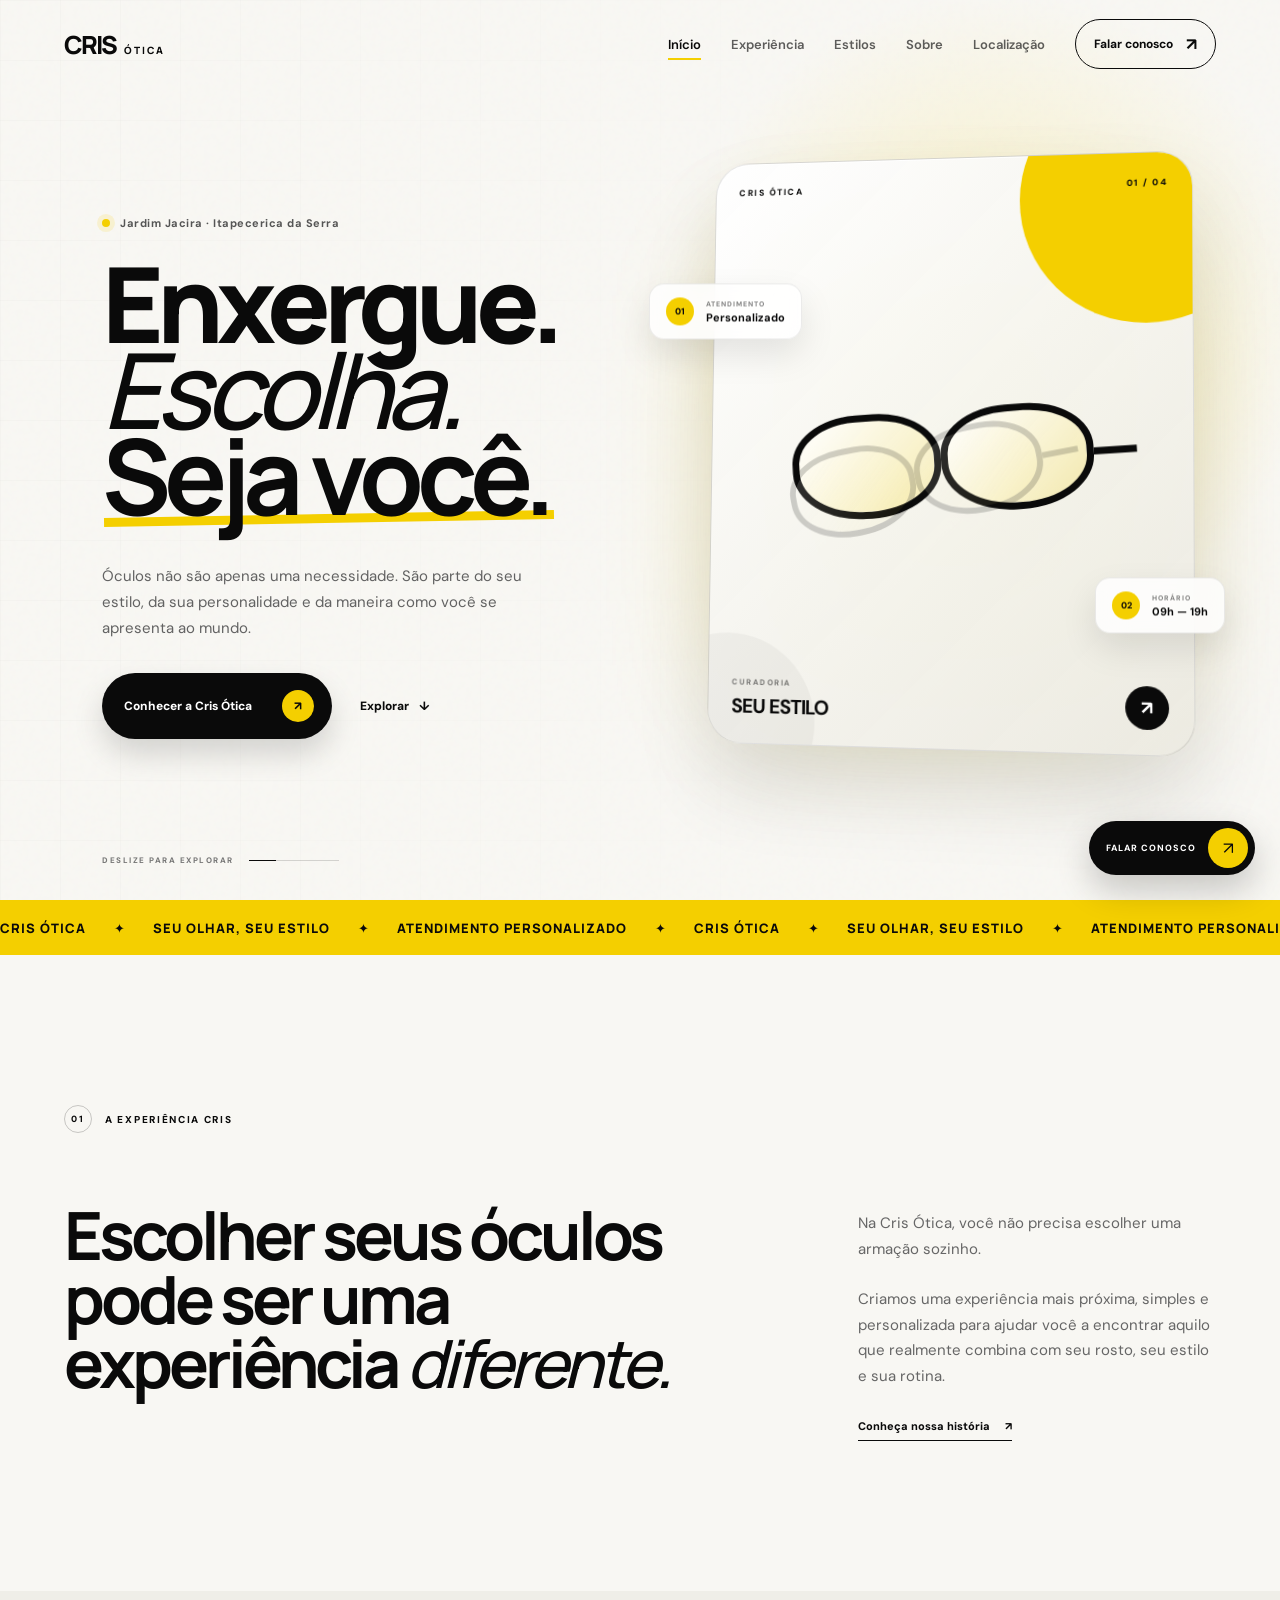
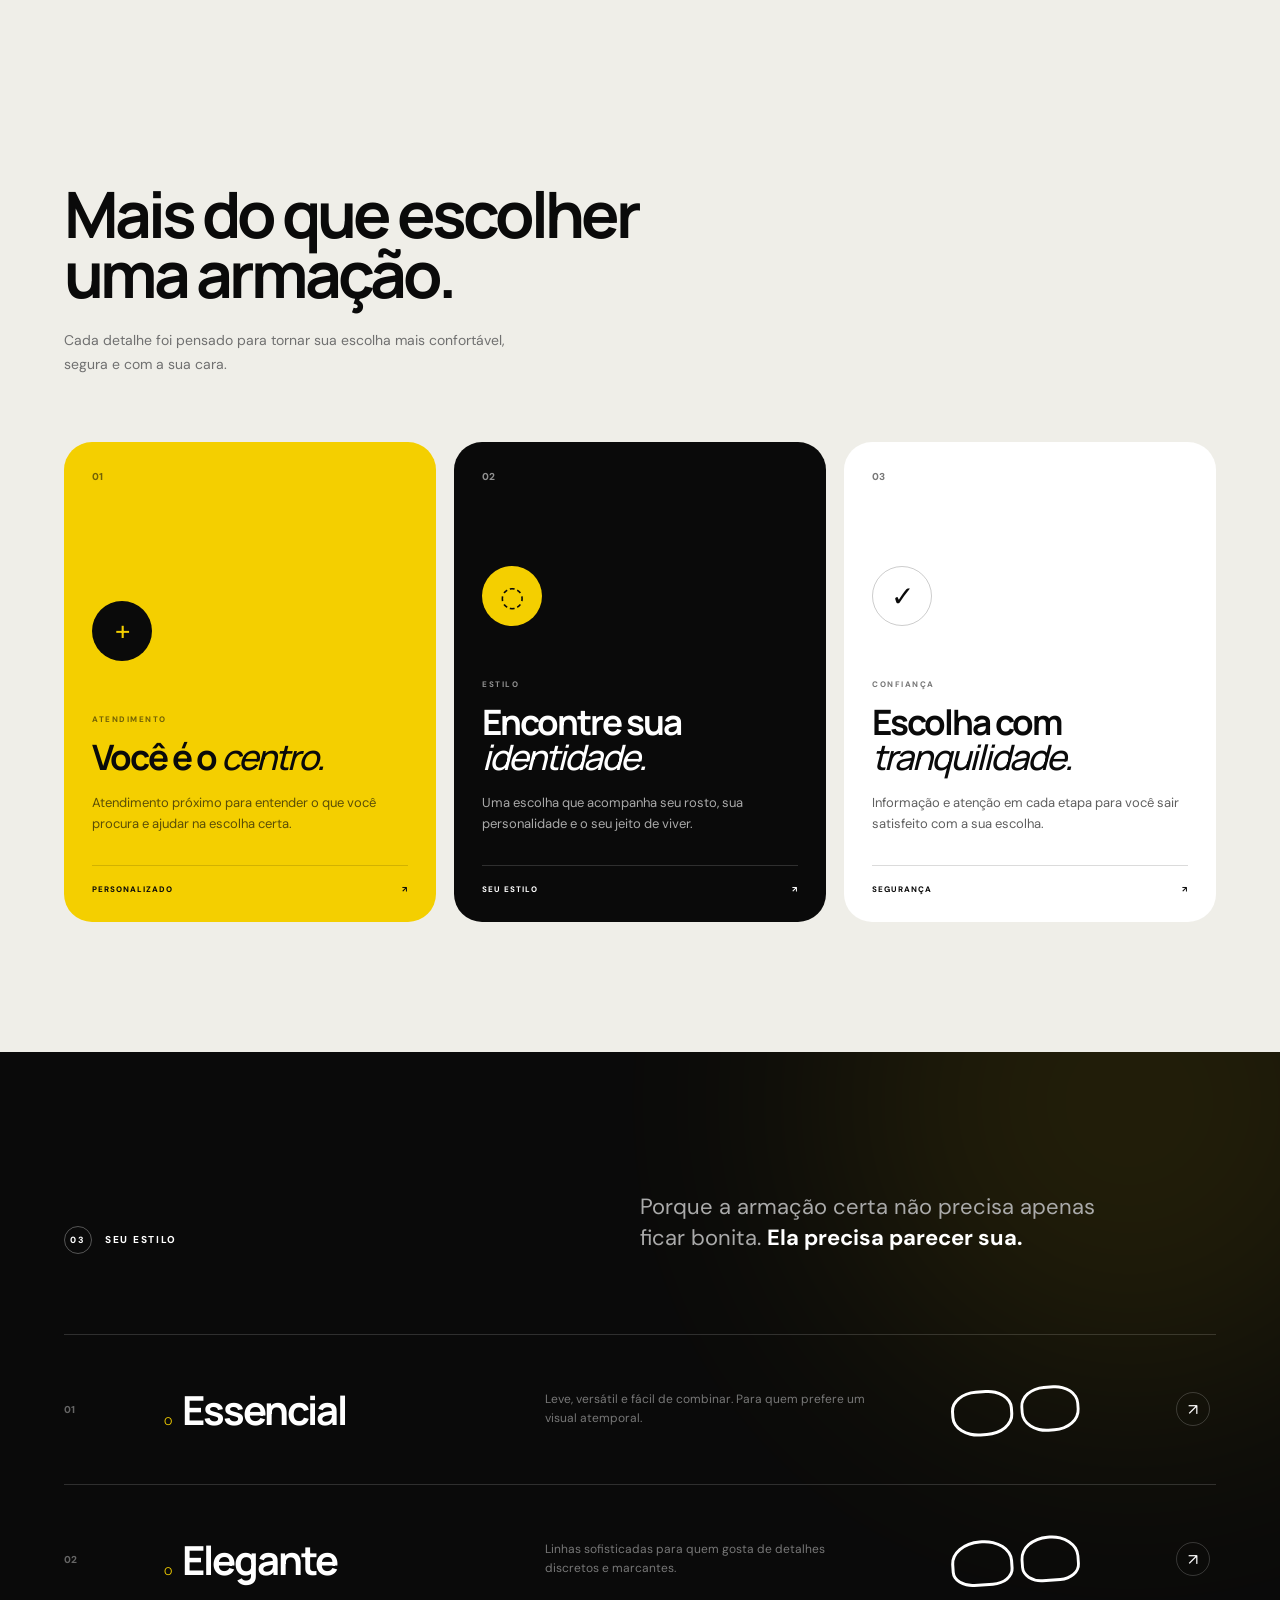
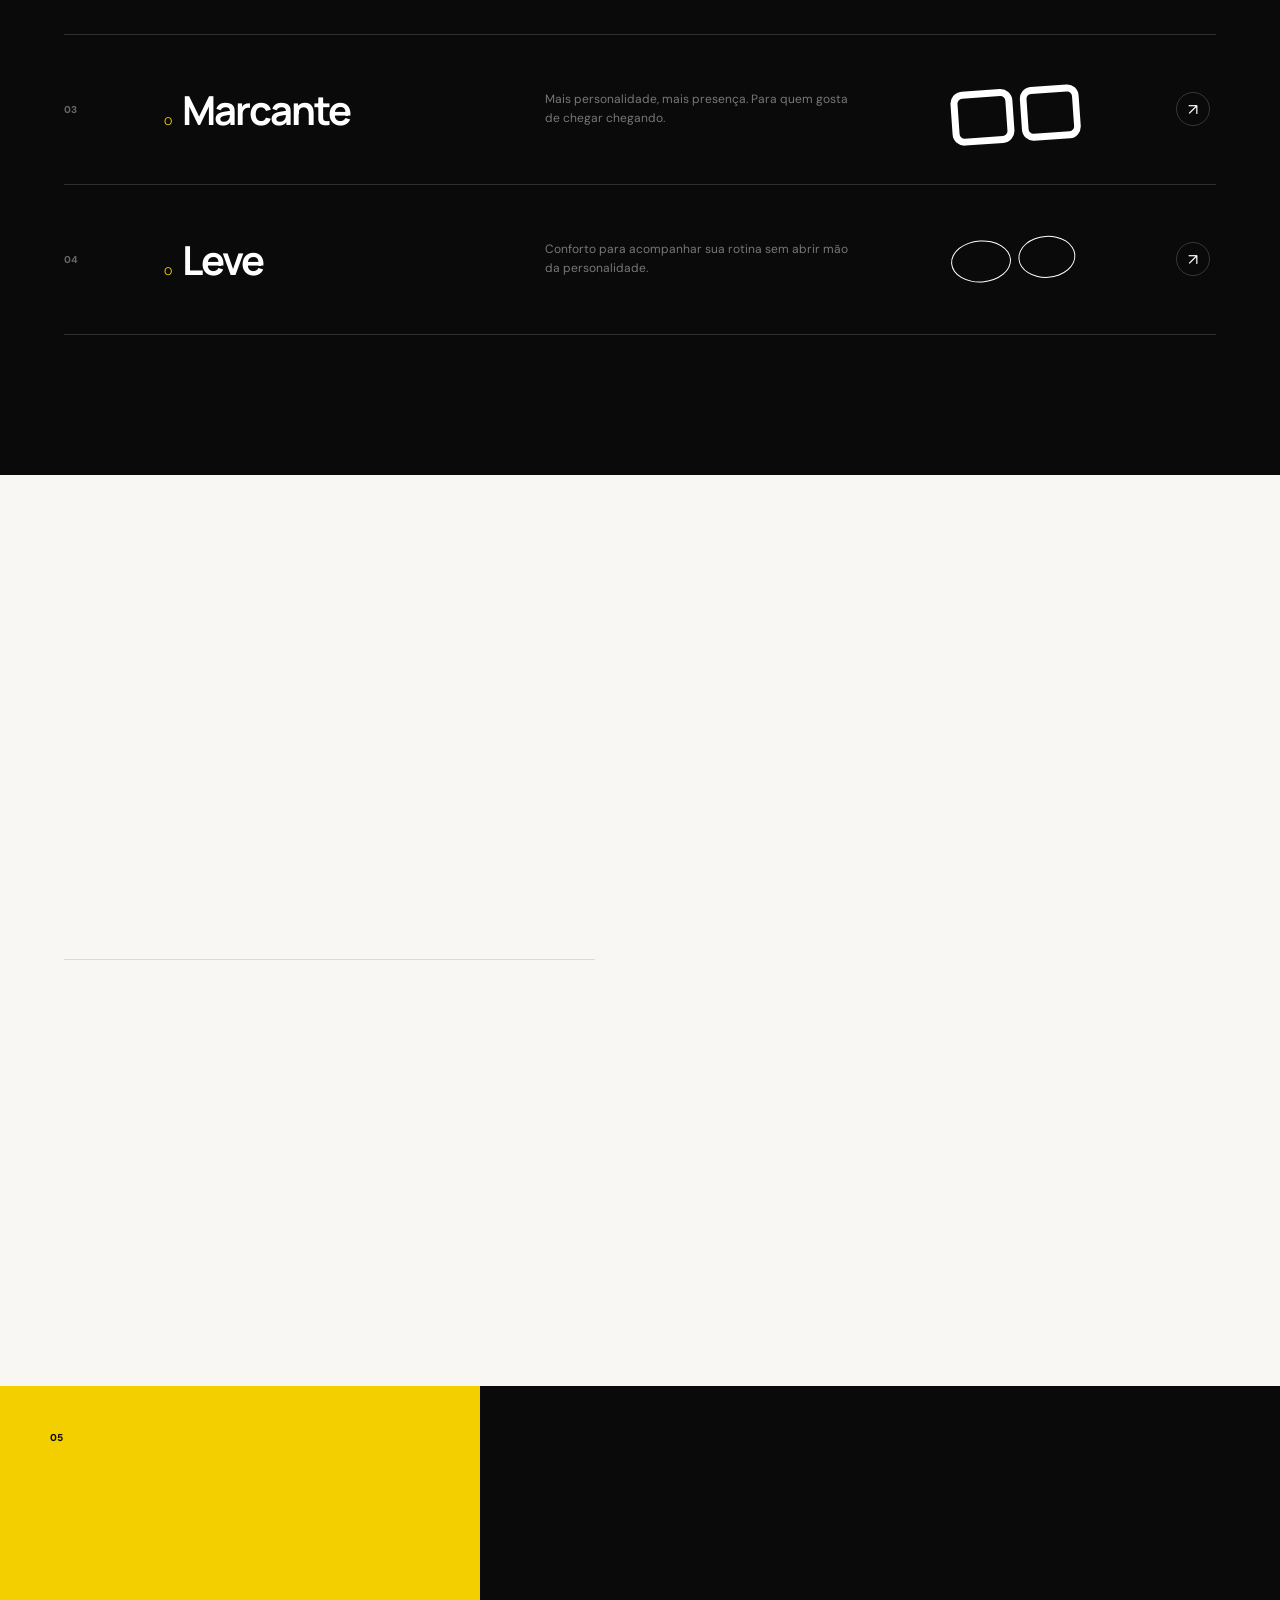
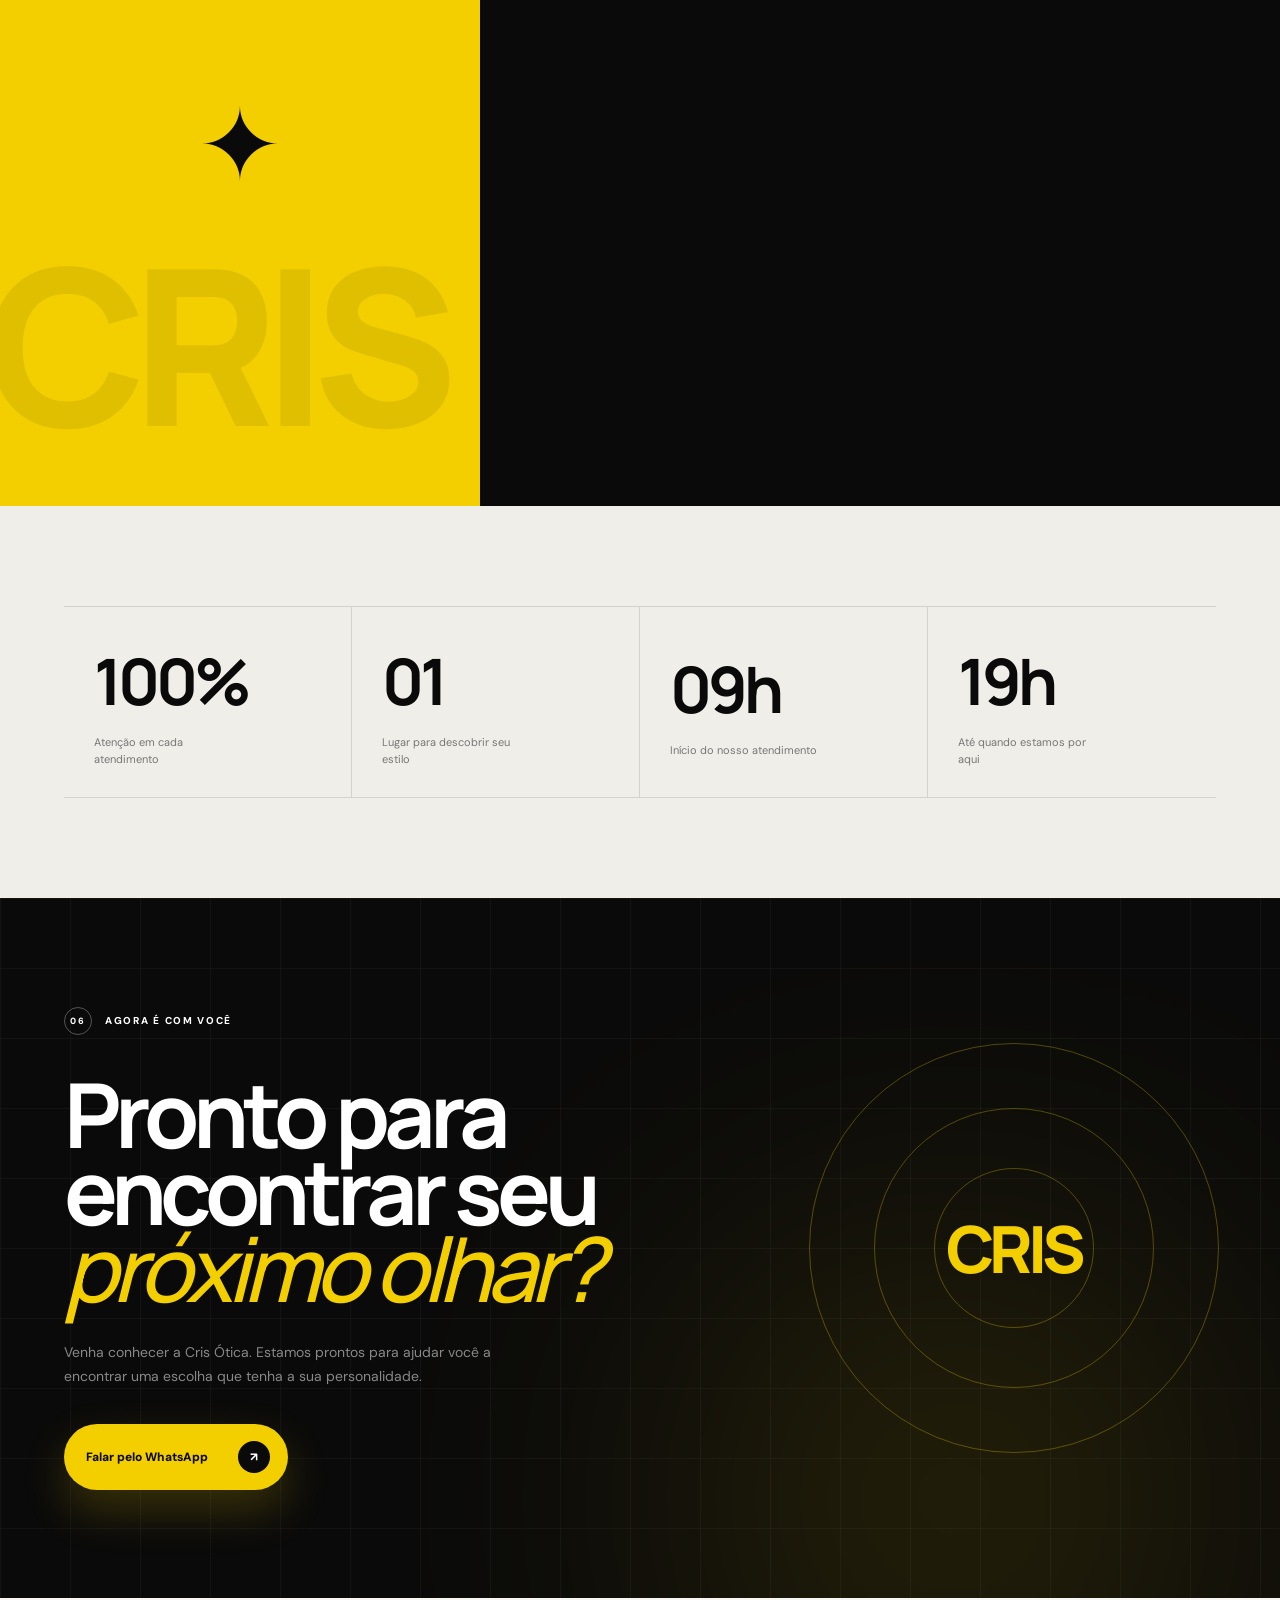
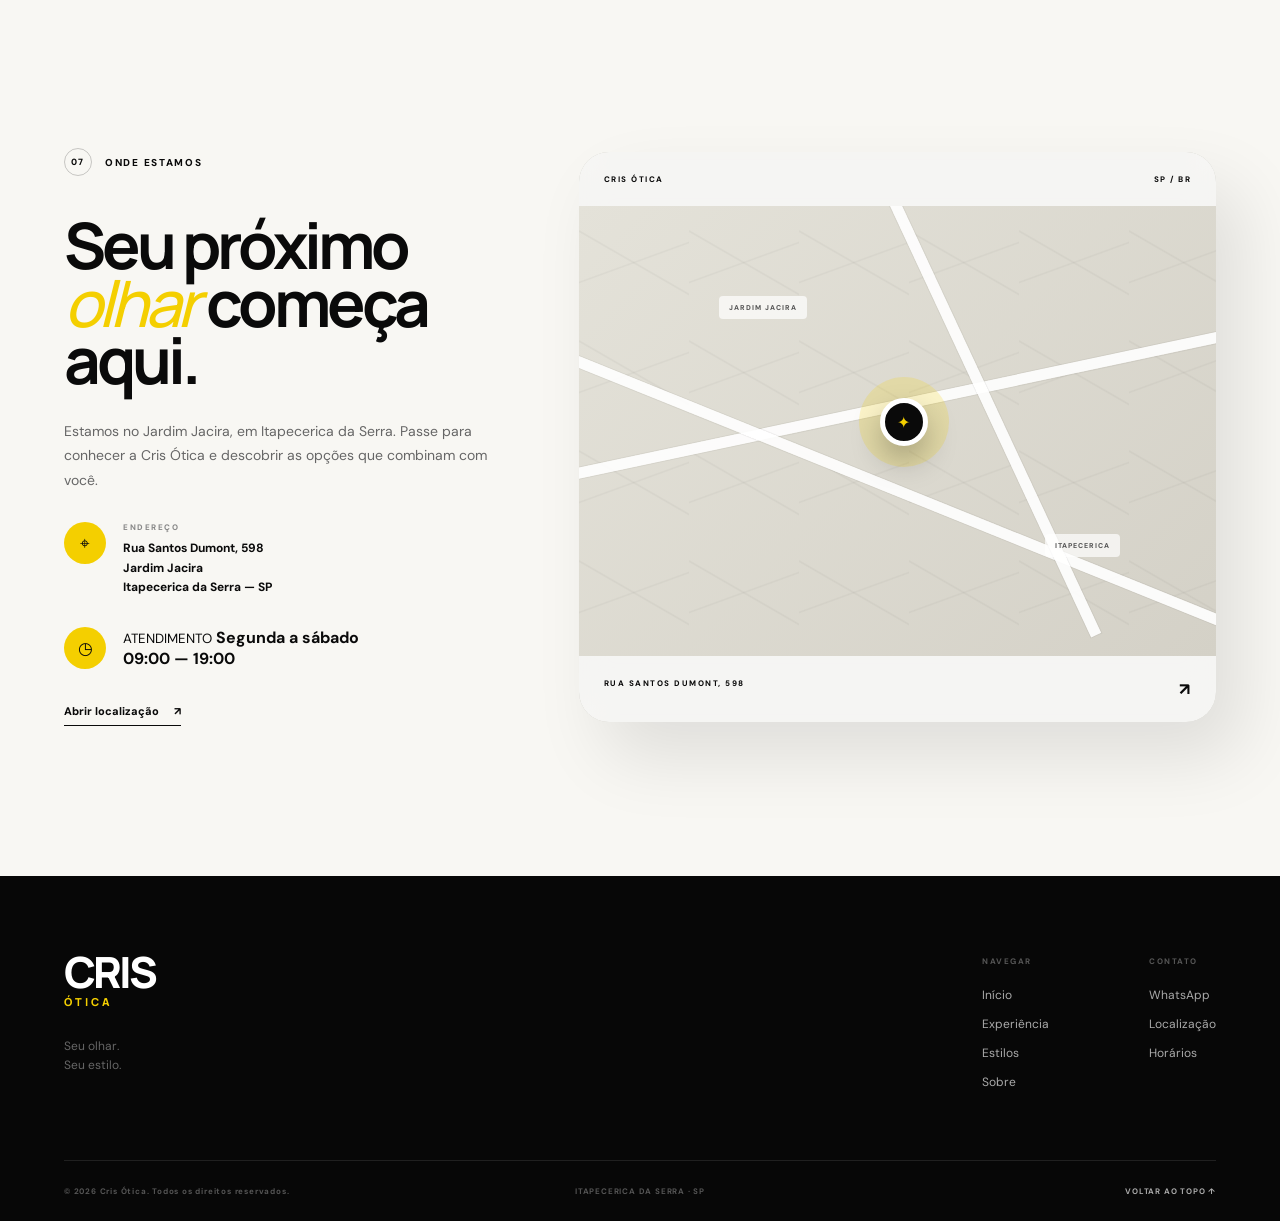
<file: Cris-Otica/index.html>
<!DOCTYPE html>
<html lang="pt-BR">
<head>
    <meta charset="UTF-8">
    <meta name="viewport" content="width=device-width, initial-scale=1.0">

    <meta
        name="description"
        content="Cris Ótica — armações, estilo e atendimento personalizado em Jardim Jacira, Itapecerica da Serra."
    >

    <title>Cris Ótica | Enxergue seu estilo</title>

    <link rel="preconnect" href="https://fonts.googleapis.com">
    <link rel="preconnect" href="https://fonts.gstatic.com" crossorigin>

    <link
        href="https://fonts.googleapis.com/css2?family=DM+Sans:wght@400;500;600;700&family=Manrope:wght@500;600;700;800&display=swap"
        rel="stylesheet"
    >

    <link rel="stylesheet" href="style.css">
</head>

<body>

    <!-- LOADER -->
    <div class="loader" id="loader">
        <div class="loader-brand">
            <span>CRIS</span>
            <strong>ÓTICA</strong>
        </div>

        <div class="loader-line">
            <span></span>
        </div>
    </div>


    <!-- HEADER -->
    <header class="header" id="header">

        <a href="#inicio" class="logo">
            <span class="logo-main">CRIS</span>
            <span class="logo-sub">ÓTICA</span>
        </a>

        <nav class="nav" id="nav">

            <a href="#inicio" class="nav-link active">Início</a>
            <a href="#experiencia" class="nav-link">Experiência</a>
            <a href="#estilos" class="nav-link">Estilos</a>
            <a href="#sobre" class="nav-link">Sobre</a>
            <a href="#localizacao" class="nav-link">Localização</a>

            <a
                href="https://wa.me/5511986838882"
                target="_blank"
                class="nav-contact"
            >
                Falar conosco
                <span>↗</span>
            </a>

        </nav>

        <button class="menu-button" id="menuButton" aria-label="Abrir menu">
            <span></span>
            <span></span>
        </button>

    </header>


    <main>

        <!-- HERO -->
        <section class="hero" id="inicio">

            <div class="hero-noise"></div>

            <div class="hero-grid"></div>

            <div class="hero-content">

                <div class="hero-tag reveal">
                    <span class="tag-dot"></span>
                    Jardim Jacira · Itapecerica da Serra
                </div>

                <h1 class="hero-title">
                    <span class="line reveal-line">Enxergue.</span>
                    <span class="line reveal-line delay-1">
                        <em>Escolha.</em>
                    </span>
                    <span class="line reveal-line delay-2">
                        <strong>Seja você.</strong>
                    </span>
                </h1>

                <p class="hero-description reveal delay-3">
                    Óculos não são apenas uma necessidade.
                    São parte do seu estilo, da sua personalidade
                    e da maneira como você se apresenta ao mundo.
                </p>

                <div class="hero-actions reveal delay-4">

                    <a
                        href="https://wa.me/5511986838882?text=Olá!%20Gostaria%20de%20conhecer%20a%20Cris%20Ótica."
                        target="_blank"
                        class="button button-dark"
                    >
                        <span>Conhecer a Cris Ótica</span>
                        <i>↗</i>
                    </a>

                    <a href="#experiencia" class="text-link">
                        Explorar
                        <span>↓</span>
                    </a>

                </div>

            </div>


            <!-- HERO VISUAL -->
            <div class="hero-visual">

                <div class="visual-shadow"></div>

                <div class="display-card">

                    <div class="display-top">
                        <span>CRIS ÓTICA</span>
                        <span>01 / 04</span>
                    </div>

                    <div class="frame-display">

                        <div class="frame-shape frame-one">
                            <div class="frame-lens"></div>
                            <div class="frame-lens"></div>
                            <div class="frame-bridge"></div>
                        </div>

                        <div class="frame-shape frame-two">
                            <div class="frame-lens"></div>
                            <div class="frame-lens"></div>
                            <div class="frame-bridge"></div>
                        </div>

                    </div>

                    <div class="display-bottom">

                        <div>
                            <small>CURADORIA</small>
                            <strong>SEU ESTILO</strong>
                        </div>

                        <span class="display-arrow">↗</span>

                    </div>

                </div>

                <div class="floating-info info-one">
                    <span>01</span>
                    <div>
                        <small>ATENDIMENTO</small>
                        <strong>Personalizado</strong>
                    </div>
                </div>

                <div class="floating-info info-two">
                    <span>02</span>
                    <div>
                        <small>HORÁRIO</small>
                        <strong>09h — 19h</strong>
                    </div>
                </div>

            </div>


            <div class="hero-bottom">

                <span>DESLIZE PARA EXPLORAR</span>

                <div class="scroll-line">
                    <span></span>
                </div>

                <span>01</span>

            </div>

        </section>


        <!-- TICKER -->
        <div class="ticker">

            <div class="ticker-track">

                <span>CRIS ÓTICA</span>
                <i>✦</i>
                <span>SEU OLHAR, SEU ESTILO</span>
                <i>✦</i>
                <span>ATENDIMENTO PERSONALIZADO</span>
                <i>✦</i>
                <span>CRIS ÓTICA</span>
                <i>✦</i>
                <span>SEU OLHAR, SEU ESTILO</span>
                <i>✦</i>
                <span>ATENDIMENTO PERSONALIZADO</span>
                <i>✦</i>

            </div>

        </div>


        <!-- INTRO -->
        <section class="intro section-light">

            <div class="container">

                <div class="section-label reveal">
                    <span>01</span>
                    A EXPERIÊNCIA CRIS
                </div>

                <div class="intro-grid">

                    <h2 class="intro-title reveal">
                        Escolher seus óculos
                        pode ser uma experiência
                        <span>diferente.</span>
                    </h2>

                    <div class="intro-copy reveal delay-1">

                        <p>
                            Na Cris Ótica, você não precisa escolher
                            uma armação sozinho.
                        </p>

                        <p>
                            Criamos uma experiência mais próxima,
                            simples e personalizada para ajudar você
                            a encontrar aquilo que realmente combina
                            com seu rosto, seu estilo e sua rotina.
                        </p>

                        <a href="#sobre" class="under-link">
                            Conheça nossa história
                            <span>↗</span>
                        </a>

                    </div>

                </div>

            </div>

        </section>


        <!-- EXPERIENCE -->
        <section class="experience section-cream" id="experiencia">

            <div class="container">

                <div class="section-heading">

                    <div class="section-label reveal">
                        <span>02</span>
                        POR QUE CRIS?
                    </div>

                    <h2 class="section-title reveal">
                        Mais do que escolher
                        uma armação.
                    </h2>

                    <p class="section-subtitle reveal">
                        Cada detalhe foi pensado para tornar
                        sua escolha mais confortável, segura
                        e com a sua cara.
                    </p>

                </div>


                <div class="experience-grid">

                    <article class="experience-card card-yellow reveal">

                        <div class="card-number">01</div>

                        <div class="card-icon">
                            <span>+</span>
                        </div>

                        <div class="card-content">

                            <small>ATENDIMENTO</small>

                            <h3>
                                Você é o
                                <em>centro.</em>
                            </h3>

                            <p>
                                Atendimento próximo para entender
                                o que você procura e ajudar na
                                escolha certa.
                            </p>

                        </div>

                        <div class="card-footer">
                            <span>PERSONALIZADO</span>
                            <span>↗</span>
                        </div>

                    </article>


                    <article class="experience-card card-dark reveal delay-1">

                        <div class="card-number">02</div>

                        <div class="card-icon icon-light">
                            <span>◌</span>
                        </div>

                        <div class="card-content">

                            <small>ESTILO</small>

                            <h3>
                                Encontre sua
                                <em>identidade.</em>
                            </h3>

                            <p>
                                Uma escolha que acompanha seu
                                rosto, sua personalidade e o seu
                                jeito de viver.
                            </p>

                        </div>

                        <div class="card-footer">
                            <span>SEU ESTILO</span>
                            <span>↗</span>
                        </div>

                    </article>


                    <article class="experience-card card-white reveal delay-2">

                        <div class="card-number">03</div>

                        <div class="card-icon icon-outline">
                            <span>✓</span>
                        </div>

                        <div class="card-content">

                            <small>CONFIANÇA</small>

                            <h3>
                                Escolha com
                                <em>tranquilidade.</em>
                            </h3>

                            <p>
                                Informação e atenção em cada etapa
                                para você sair satisfeito com a sua
                                escolha.
                            </p>

                        </div>

                        <div class="card-footer">
                            <span>SEGURANÇA</span>
                            <span>↗</span>
                        </div>

                    </article>

                </div>

            </div>

        </section>


        <!-- STYLES -->
        <section class="styles-section" id="estilos">

            <div class="styles-background"></div>

            <div class="container">

                <div class="styles-top">

                    <div class="section-label label-light reveal">
                        <span>03</span>
                        SEU ESTILO
                    </div>

                    <p class="styles-intro reveal">
                        Porque a armação certa não precisa
                        apenas ficar bonita.
                        <strong>Ela precisa parecer sua.</strong>
                    </p>

                </div>


                <div class="style-list">

                    <article class="style-item reveal">

                        <div class="style-number">01</div>

                        <div class="style-name">
                            <span>O</span>
                            <h3>Essencial</h3>
                        </div>

                        <p>
                            Leve, versátil e fácil de combinar.
                            Para quem prefere um visual atemporal.
                        </p>

                        <div class="style-visual visual-essential">
                            <div class="mini-frame"></div>
                        </div>

                        <span class="style-arrow">↗</span>

                    </article>


                    <article class="style-item reveal">

                        <div class="style-number">02</div>

                        <div class="style-name">
                            <span>O</span>
                            <h3>Elegante</h3>
                        </div>

                        <p>
                            Linhas sofisticadas para quem gosta
                            de detalhes discretos e marcantes.
                        </p>

                        <div class="style-visual visual-elegant">
                            <div class="mini-frame"></div>
                        </div>

                        <span class="style-arrow">↗</span>

                    </article>


                    <article class="style-item reveal">

                        <div class="style-number">03</div>

                        <div class="style-name">
                            <span>O</span>
                            <h3>Marcante</h3>
                        </div>

                        <p>
                            Mais personalidade, mais presença.
                            Para quem gosta de chegar chegando.
                        </p>

                        <div class="style-visual visual-bold">
                            <div class="mini-frame"></div>
                        </div>

                        <span class="style-arrow">↗</span>

                    </article>


                    <article class="style-item reveal">

                        <div class="style-number">04</div>

                        <div class="style-name">
                            <span>O</span>
                            <h3>Leve</h3>
                        </div>

                        <p>
                            Conforto para acompanhar sua rotina
                            sem abrir mão da personalidade.
                        </p>

                        <div class="style-visual visual-light">
                            <div class="mini-frame"></div>
                        </div>

                        <span class="style-arrow">↗</span>

                    </article>

                </div>

            </div>

        </section>


        <!-- FEATURE -->
        <section class="feature section-light">

            <div class="container feature-container">

                <div class="feature-number reveal">
                    04
                </div>

                <div class="feature-copy">

                    <div class="section-label reveal">
                        <span>04</span>
                        UMA NOVA FORMA DE ESCOLHER
                    </div>

                    <h2 class="feature-title reveal">
                        O detalhe muda
                        <span>tudo.</span>
                    </h2>

                    <p class="feature-text reveal">
                        Seu rosto tem características únicas.
                        Seu estilo também.
                        Por isso, encontrar os óculos certos
                        começa entendendo você.
                    </p>

                    <div class="feature-points">

                        <div class="feature-point reveal">
                            <span>01</span>
                            <div>
                                <strong>Conheça seu estilo</strong>
                                <p>
                                    Descubra quais formatos e
                                    propostas combinam com você.
                                </p>
                            </div>
                        </div>

                        <div class="feature-point reveal">
                            <span>02</span>
                            <div>
                                <strong>Experimente sem pressa</strong>
                                <p>
                                    Compare opções e perceba
                                    o que realmente funciona.
                                </p>
                            </div>
                        </div>

                        <div class="feature-point reveal">
                            <span>03</span>
                            <div>
                                <strong>Saia com a escolha certa</strong>
                                <p>
                                    Um óculos que faça sentido
                                    para sua rotina e sua imagem.
                                </p>
                            </div>
                        </div>

                    </div>

                </div>


                <div class="feature-art reveal">

                    <div class="art-card">

                        <div class="art-top">
                            <span>VISION</span>
                            <span>CRIS 01</span>
                        </div>

                        <div class="art-center">

                            <div class="art-frame">

                                <span class="art-lens"></span>
                                <span class="art-lens"></span>

                                <i class="art-bridge"></i>

                            </div>

                            <div class="art-cross cross-one"></div>
                            <div class="art-cross cross-two"></div>

                        </div>

                        <div class="art-bottom">
                            <span>FIND YOUR FRAME</span>
                            <strong>2026</strong>
                        </div>

                    </div>

                </div>

            </div>

        </section>


        <!-- ABOUT -->
        <section class="about" id="sobre">

            <div class="about-yellow">

                <div class="about-index">
                    05
                </div>

                <div class="about-word">
                    CRIS
                </div>

                <span class="about-star">✦</span>

            </div>

            <div class="about-content">

                <div class="section-label reveal">
                    <span>05</span>
                    SOBRE A CRIS ÓTICA
                </div>

                <h2 class="about-title reveal">
                    Um lugar para
                    encontrar algo que
                    <em>combina com você.</em>
                </h2>

                <p class="about-text reveal">
                    A Cris Ótica acredita que escolher seus óculos
                    pode ser simples, agradável e personalizado.
                    Nosso objetivo é oferecer uma experiência próxima,
                    com atenção aos detalhes e respeito ao seu estilo.
                </p>

                <div class="about-signature reveal">
                    <span>CRIS ÓTICA</span>
                    <small>SEU OLHAR, SEU ESTILO.</small>
                </div>

            </div>

        </section>


        <!-- NUMBERS -->
        <section class="numbers section-cream">

            <div class="container">

                <div class="numbers-grid">

                    <div class="number-item reveal">

                        <strong>
                            <span class="counter" data-target="100">0</span>%
                        </strong>

                        <p>
                            Atenção em cada atendimento
                        </p>

                    </div>

                    <div class="number-item reveal delay-1">

                        <strong>
                            <span class="counter" data-target="01">0</span>
                        </strong>

                        <p>
                            Lugar para descobrir seu estilo
                        </p>

                    </div>

                    <div class="number-item reveal delay-2">

                        <strong>
                            <span class="counter" data-target="09">0</span>h
                        </strong>

                        <p>
                            Início do nosso atendimento
                        </p>

                    </div>

                    <div class="number-item reveal delay-3">

                        <strong>
                            <span class="counter" data-target="19">0</span>h
                        </strong>

                        <p>
                            Até quando estamos por aqui
                        </p>

                    </div>

                </div>

            </div>

        </section>


        <!-- CTA -->
        <section class="final-cta">

            <div class="cta-grid"></div>

            <div class="container">

                <div class="cta-content">

                    <div class="section-label label-light reveal">
                        <span>06</span>
                        AGORA É COM VOCÊ
                    </div>

                    <h2 class="cta-title reveal">
                        Pronto para
                        encontrar seu
                        <em>próximo olhar?</em>
                    </h2>

                    <p class="cta-text reveal">
                        Venha conhecer a Cris Ótica.
                        Estamos prontos para ajudar você
                        a encontrar uma escolha que tenha
                        a sua personalidade.
                    </p>

                    <a
                        href="https://wa.me/5511986838882?text=Olá!%20Quero%20conhecer%20as%20opções%20da%20Cris%20Ótica."
                        target="_blank"
                        class="button button-yellow reveal"
                    >
                        <span>Falar pelo WhatsApp</span>
                        <i>↗</i>
                    </a>

                </div>

                <div class="cta-decoration">

                    <div class="cta-ring ring-one"></div>
                    <div class="cta-ring ring-two"></div>
                    <div class="cta-ring ring-three"></div>

                    <span>CRIS</span>

                </div>

            </div>

        </section>


        <!-- LOCATION -->
        <section class="location section-light" id="localizacao">

            <div class="container">

                <div class="location-grid">

                    <div class="location-copy">

                        <div class="section-label reveal">
                            <span>07</span>
                            ONDE ESTAMOS
                        </div>

                        <h2 class="location-title reveal">
                            Seu próximo
                            <span>olhar</span>
                            começa aqui.
                        </h2>

                        <p class="location-text reveal">
                            Estamos no Jardim Jacira, em
                            Itapecerica da Serra.
                            Passe para conhecer a Cris Ótica
                            e descobrir as opções que combinam
                            com você.
                        </p>

                        <div class="address reveal">

                            <span class="address-icon">⌖</span>

                            <div>
                                <small>ENDEREÇO</small>

                                <strong>
                                    Rua Santos Dumont, 598<br>
                                    Jardim Jacira<br>
                                    Itapecerica da Serra — SP
                                </strong>
                            </div>

                        </div>

                        <div class="hours reveal">

                            <span class="address-icon">◷</span>

                            <div>
                                <small>ATENDIMENTO</small>

                                <strong>
                                    Segunda a sábado<br>
                                    09:00 — 19:00
                                </strong>
                            </div>

                        </div>

                        <a
                            href="https://www.google.com/maps/search/?api=1&query=Rua+Santos+Dumont+598+Jardim+Jacira+Itapecerica+da+Serra+SP"
                            target="_blank"
                            class="under-link reveal"
                        >
                            Abrir localização
                            <span>↗</span>
                        </a>

                    </div>


                    <div class="map-card reveal">

                        <div class="map-top">
                            <span>CRIS ÓTICA</span>
                            <span>SP / BR</span>
                        </div>

                        <div class="map-area">

                            <div class="map-lines"></div>

                            <div class="map-road road-one"></div>
                            <div class="map-road road-two"></div>
                            <div class="map-road road-three"></div>

                            <div class="map-pin">

                                <div class="pin-pulse"></div>

                                <div class="pin-center">
                                    ✦
                                </div>

                            </div>

                            <span class="map-label label-jacira">
                                JARDIM JACIRA
                            </span>

                            <span class="map-label label-center">
                                ITAPECERICA
                            </span>

                        </div>

                        <div class="map-bottom">

                            <span>
                                RUA SANTOS DUMONT, 598
                            </span>

                            <a
                                href="https://www.google.com/maps/search/?api=1&query=Rua+Santos+Dumont+598+Jardim+Jacira+Itapecerica+da+Serra+SP"
                                target="_blank"
                            >
                                ↗
                            </a>

                        </div>

                    </div>

                </div>

            </div>

        </section>

    </main>


    <!-- FOOTER -->
    <footer class="footer">

        <div class="container">

            <div class="footer-top">

                <div class="footer-brand">

                    <a href="#inicio" class="footer-logo">
                        CRIS
                        <span>ÓTICA</span>
                    </a>

                    <p>
                        Seu olhar.<br>
                        Seu estilo.
                    </p>

                </div>

                <div class="footer-nav">

                    <div>
                        <small>NAVEGAR</small>

                        <a href="#inicio">Início</a>
                        <a href="#experiencia">Experiência</a>
                        <a href="#estilos">Estilos</a>
                        <a href="#sobre">Sobre</a>
                    </div>

                    <div>
                        <small>CONTATO</small>

                        <a
                            href="https://wa.me/5511986838882"
                            target="_blank"
                        >
                            WhatsApp
                        </a>

                        <a href="#localizacao">
                            Localização
                        </a>

                        <a href="#localizacao">
                            Horários
                        </a>
                    </div>

                </div>

            </div>


            <div class="footer-bottom">

                <span>
                    © 2026 Cris Ótica. Todos os direitos reservados.
                </span>

                <span>
                    ITAPECERICA DA SERRA · SP
                </span>

                <a href="#inicio">
                    VOLTAR AO TOPO ↑
                </a>

            </div>

        </div>

    </footer>


    <!-- WHATSAPP -->
    <a
        href="https://wa.me/5511986838882?text=Olá!%20Vim%20pelo%20site%20da%20Cris%20Ótica."
        target="_blank"
        class="whatsapp"
        aria-label="Falar com a Cris Ótica pelo WhatsApp"
    >
        <span class="whatsapp-text">FALAR CONOSCO</span>
        <span class="whatsapp-icon">↗</span>
    </a>


    <script src="script.js"></script>

</body>
</html>
</file>
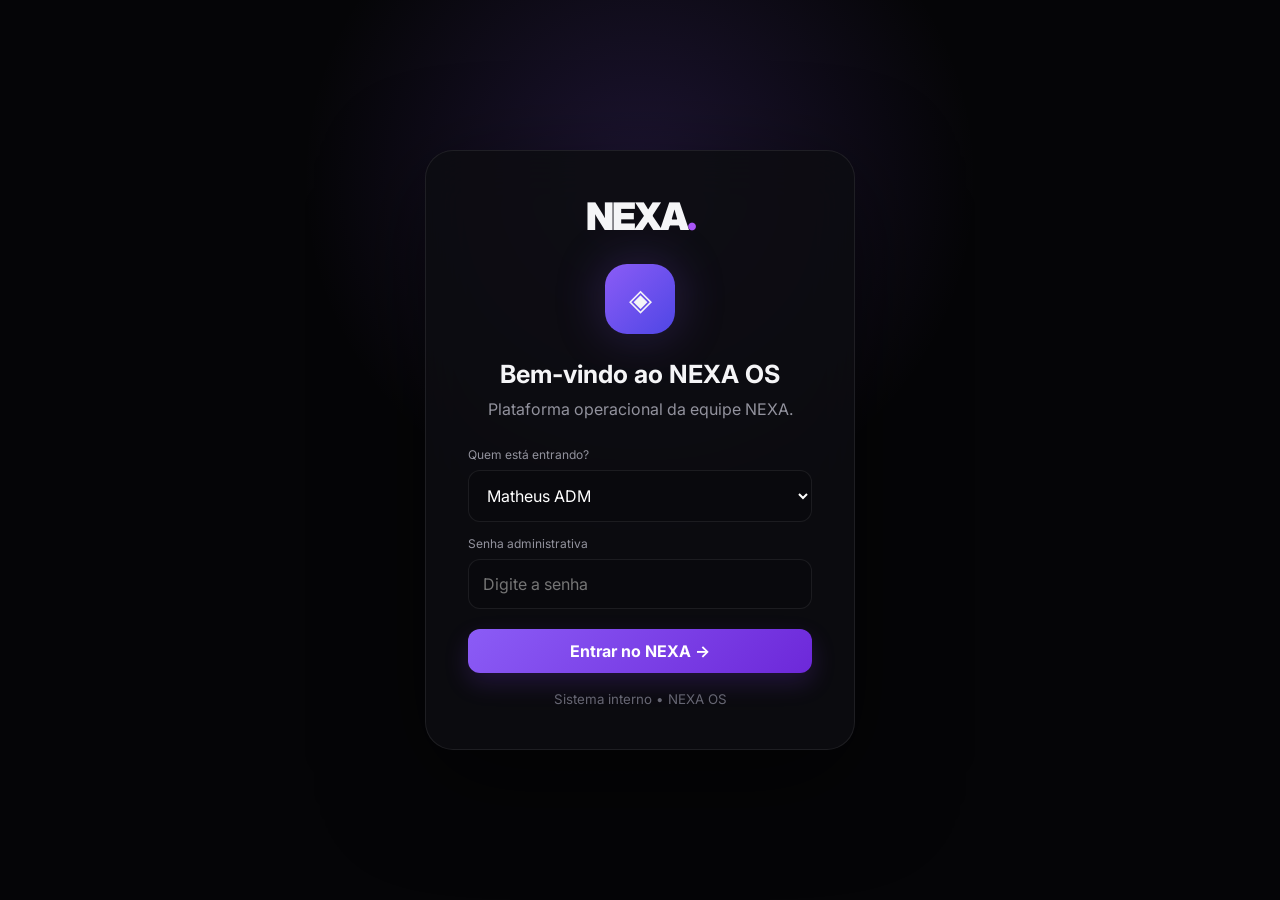
<file: nexa-lead-hunter/index.html>
<!DOCTYPE html>
<html lang="pt-BR">
<head>
    <meta charset="UTF-8">
    <meta name="viewport" content="width=device-width, initial-scale=1.0">

    <title>NEXA OS</title>

    <meta name="theme-color" content="#07070a">

    <link rel="preconnect" href="https://fonts.googleapis.com">
    <link rel="preconnect" href="https://fonts.gstatic.com" crossorigin>
    <link href="https://fonts.googleapis.com/css2?family=Inter:wght@400;500;600;700;800&display=swap" rel="stylesheet">

    <link rel="stylesheet" href="style.css">
</head>

<body>

<div id="toastContainer"></div>

<!-- LOGIN -->
<section id="loginScreen" class="login-screen">

    <div class="login-glow"></div>

    <div class="login-card">

        <div class="brand-big">
            NEXA<span>.</span>
        </div>

        <div class="login-symbol">◈</div>

        <h1>Bem-vindo ao NEXA OS</h1>

        <p>
            Plataforma operacional da equipe NEXA.
        </p>

        <label>Quem está entrando?</label>

        <select id="loginUser">
            <option value="Matheus ADM">Matheus ADM</option>
            <option value="Arthur Rodrigues">Arthur Rodrigues</option>
            <option value="Pietro de Jesus">Pietro de Jesus</option>
        </select>

        <div id="passwordBox">
            <label>Senha administrativa</label>

            <input
                type="password"
                id="loginPassword"
                placeholder="Digite a senha"
            >
        </div>

        <button id="loginBtn" class="primary-btn">
            Entrar no NEXA →
        </button>

        <small>
            Sistema interno • NEXA OS
        </small>

    </div>

</section>


<!-- APP -->
<div id="app" class="app hidden">

    <!-- SIDEBAR -->
    <aside class="sidebar">

        <div class="sidebar-logo">
            NEXA<span>.</span>
        </div>

        <div class="sidebar-user">
            <div id="userAvatar" class="avatar">M</div>

            <div>
                <strong id="sidebarUserName">Matheus ADM</strong>
                <span id="sidebarUserRole">Administrador</span>
            </div>
        </div>

        <nav>

            <button class="nav-item active" data-page="dashboard">
                <span>⌂</span>
                Dashboard
            </button>

            <button class="nav-item" data-page="leads">
                <span>⌕</span>
                Lead Hunter
            </button>

            <button class="nav-item" data-page="crm">
                <span>◉</span>
                CRM
            </button>

            <button class="nav-item" data-page="tasks">
                <span>✓</span>
                Tarefas
            </button>

            <button class="nav-item" data-page="goals">
                <span>◎</span>
                Metas
            </button>

            <button class="nav-item" data-page="ranking">
                <span>♛</span>
                Ranking
            </button>

            <button class="nav-item" data-page="team">
                <span>♙</span>
                Equipe
            </button>

            <button class="nav-item" data-page="ai">
                <span>✦</span>
                NEXA AI
            </button>

            <button class="nav-item admin-only" data-page="admin">
                <span>⚙</span>
                Painel ADM
            </button>

        </nav>

        <div class="sidebar-bottom">

            <button id="notificationPermissionBtn" class="side-action">
                🔔 Ativar notificações
            </button>

            <button id="logoutBtn" class="side-action danger">
                ↪ Sair
            </button>

        </div>

    </aside>


    <!-- MAIN -->
    <main class="main">

        <header class="topbar">

            <div>
                <div class="mobile-brand">
                    NEXA<span>.</span>
                </div>

                <span class="topbar-date" id="currentDate"></span>
            </div>

            <div class="topbar-actions">

                <button id="soundBtn" class="icon-btn" title="Som">
                    🔊
                </button>

                <button id="notificationBtn" class="notification-btn">
                    🔔
                    <span id="notificationCount">0</span>
                </button>

                <div class="top-user">
                    <div id="topAvatar" class="avatar small">M</div>
                    <span id="topUserName">Matheus ADM</span>
                </div>

            </div>

        </header>


        <!-- DASHBOARD -->
        <section id="page-dashboard" class="page active-page">

            <div class="page-heading">
                <div>
                    <span class="eyebrow">VISÃO GERAL</span>
                    <h1>Olá, <span id="welcomeName">Matheus</span> 👋</h1>
                    <p>Acompanhe a operação da NEXA em um só lugar.</p>
                </div>

                <button class="primary-btn" data-page-action="leads">
                    + Encontrar leads
                </button>
            </div>


            <div class="metrics-grid">

                <div class="metric-card">
                    <span>Leads encontrados</span>
                    <strong id="metricLeads">0</strong>
                    <small>total no sistema</small>
                </div>

                <div class="metric-card">
                    <span>Leads contatados</span>
                    <strong id="metricContacted">0</strong>
                    <small>em prospecção</small>
                </div>

                <div class="metric-card">
                    <span>Negociações</span>
                    <strong id="metricNegotiation">0</strong>
                    <small>oportunidades abertas</small>
                </div>

                <div class="metric-card highlight-card">
                    <span>Clientes fechados</span>
                    <strong id="metricWon">0</strong>
                    <small>vendas realizadas</small>
                </div>

            </div>


            <div class="dashboard-grid">

                <div class="panel">

                    <div class="panel-header">
                        <div>
                            <span class="eyebrow">META</span>
                            <h2>Meta da equipe</h2>
                        </div>

                        <button class="ghost-btn" data-page-action="goals">
                            Ver metas
                        </button>
                    </div>

                    <div class="goal-big">

                        <div class="goal-number">
                            <strong id="teamGoalPercent">0%</strong>
                            <span>concluído</span>
                        </div>

                        <div class="progress">
                            <div id="teamGoalProgress" class="progress-bar"></div>
                        </div>

                        <div class="goal-values">
                            <span id="teamGoalCurrent">R$ 0</span>
                            <span id="teamGoalTarget">R$ 5.000</span>
                        </div>

                    </div>

                </div>


                <div class="panel">

                    <div class="panel-header">
                        <div>
                            <span class="eyebrow">PRODUTIVIDADE</span>
                            <h2>Equipe</h2>
                        </div>

                        <button class="ghost-btn" data-page-action="team">
                            Equipe
                        </button>
                    </div>

                    <div id="teamMiniList"></div>

                </div>

            </div>


            <div class="panel">

                <div class="panel-header">
                    <div>
                        <span class="eyebrow">ATIVIDADE</span>
                        <h2>Atividade recente</h2>
                    </div>
                </div>

                <div id="activityList" class="activity-list"></div>

            </div>

        </section>


        <!-- LEAD HUNTER -->
        <section id="page-leads" class="page">

            <div class="page-heading">

                <div>
                    <span class="eyebrow">PROSPECÇÃO</span>
                    <h1>Lead Hunter</h1>
                    <p>Encontre empresas e transforme oportunidades em clientes.</p>
                </div>

            </div>


            <div class="search-panel">

                <div class="field">
                    <label>Nicho</label>
                    <input id="nicho" placeholder="Ex: barbearia">
                </div>

                <div class="field">
                    <label>Localização</label>
                    <input id="localizacao" placeholder="Ex: São Paulo, SP">
                </div>

                <div class="field quantity">
                    <label>Quantidade</label>
                    <input id="quantidade" type="number" min="1" max="20" value="20">
                </div>

                <button id="buscarBtn" class="primary-btn">
                    🔎 Buscar
                </button>

            </div>


            <div class="lead-stats">

                <div>
                    <span>Encontrados</span>
                    <strong id="totalLeads">0</strong>
                </div>

                <div>
                    <span>Sem site</span>
                    <strong id="semSite">0</strong>
                </div>

                <div>
                    <span>Alto potencial</span>
                    <strong id="altoPotencial">0</strong>
                </div>

                <div>
                    <span>Score médio</span>
                    <strong id="scoreMedio">0</strong>
                </div>

            </div>


            <div class="results-header">
                <div>
                    <span class="eyebrow">RESULTADOS</span>
                    <h2>Leads encontrados</h2>
                </div>
            </div>

            <div id="leadsContainer" class="leads-grid">

                <div class="empty-state">
                    <div>⌕</div>
                    <h3>Nenhuma busca realizada</h3>
                    <p>Pesquise um nicho e uma localização.</p>
                </div>

            </div>

        </section>


        <!-- CRM -->
        <section id="page-crm" class="page">

            <div class="page-heading">
                <div>
                    <span class="eyebrow">VENDAS</span>
                    <h1>CRM</h1>
                    <p>Controle suas oportunidades comerciais.</p>
                </div>
            </div>

            <div class="crm-board" id="crmBoard"></div>

        </section>


        <!-- TASKS -->
        <section id="page-tasks" class="page">

            <div class="page-heading">

                <div>
                    <span class="eyebrow">OPERAÇÃO</span>
                    <h1>Tarefas</h1>
                    <p>Organize o trabalho da equipe.</p>
                </div>

                <button id="newTaskBtn" class="primary-btn admin-action">
                    + Nova tarefa
                </button>

            </div>

            <div class="task-filters">

                <button class="filter-btn active" data-task-filter="all">
                    Todas
                </button>

                <button class="filter-btn" data-task-filter="pending">
                    Pendentes
                </button>

                <button class="filter-btn" data-task-filter="completed">
                    Concluídas
                </button>

            </div>

            <div id="tasksList" class="tasks-list"></div>

        </section>


        <!-- GOALS -->
        <section id="page-goals" class="page">

            <div class="page-heading">

                <div>
                    <span class="eyebrow">PERFORMANCE</span>
                    <h1>Metas</h1>
                    <p>Defina e acompanhe objetivos.</p>
                </div>

                <button id="editGoalBtn" class="primary-btn admin-action">
                    ⚙ Editar meta
                </button>

            </div>

            <div id="goalsContainer" class="goals-grid"></div>

        </section>


        <!-- RANKING -->
        <section id="page-ranking" class="page">

            <div class="page-heading">
                <div>
                    <span class="eyebrow">PERFORMANCE</span>
                    <h1>Ranking</h1>
                    <p>Veja quem está puxando a operação.</p>
                </div>
            </div>

            <div id="rankingContainer" class="ranking-list"></div>

        </section>


        <!-- TEAM -->
        <section id="page-team" class="page">

            <div class="page-heading">
                <div>
                    <span class="eyebrow">EQUIPE</span>
                    <h1>Equipe NEXA</h1>
                    <p>Acompanhe os membros da operação.</p>
                </div>
            </div>

            <div id="teamContainer" class="team-grid"></div>

        </section>


        <!-- AI -->
        <section id="page-ai" class="page">

            <div class="page-heading">

                <div>
                    <span class="eyebrow">INTELIGÊNCIA</span>
                    <h1>NEXA AI</h1>
                    <p>Seu assistente comercial.</p>
                </div>

            </div>

            <div class="ai-panel">

                <div class="ai-header">
                    <div class="ai-orb">✦</div>

                    <div>
                        <strong>NEXA AI</strong>
                        <span>Assistente comercial</span>
                    </div>
                </div>

                <div id="aiMessages" class="ai-messages">

                    <div class="ai-message">
                        Olá! Eu sou a NEXA AI. Posso ajudar você a analisar seus leads e criar estratégias comerciais.
                    </div>

                </div>

                <div class="ai-input">

                    <input
                        id="aiInput"
                        placeholder="Pergunte algo sobre seus leads..."
                    >

                    <button id="aiSendBtn" class="primary-btn">
                        Enviar
                    </button>

                </div>

            </div>

        </section>


        <!-- ADMIN -->
        <section id="page-admin" class="page">

            <div class="page-heading">

                <div>
                    <span class="eyebrow">CONTROLE</span>
                    <h1>Painel ADM</h1>
                    <p>Controle a operação da NEXA.</p>
                </div>

            </div>


            <div class="admin-grid">

                <div class="panel">

                    <div class="panel-header">
                        <div>
                            <span class="eyebrow">TAREFAS</span>
                            <h2>Criar tarefa</h2>
                        </div>
                    </div>

                    <form id="taskForm" class="form-grid">

                        <div class="field">
                            <label>Tarefa</label>
                            <input id="taskTitle" required placeholder="Ex: Prospectar 30 empresas">
                        </div>

                        <div class="field">
                            <label>Responsável</label>

                            <select id="taskAssignee">
                                <option>Arthur Rodrigues</option>
                                <option>Pietro de Jesus</option>
                                <option>Matheus ADM</option>
                            </select>

                        </div>

                        <div class="field">
                            <label>Prioridade</label>

                            <select id="taskPriority">
                                <option value="Alta">Alta</option>
                                <option value="Média">Média</option>
                                <option value="Baixa">Baixa</option>
                            </select>

                        </div>

                        <div class="field">
                            <label>Prazo</label>
                            <input id="taskDue" type="date">
                        </div>

                        <button class="primary-btn" type="submit">
                            Criar tarefa
                        </button>

                    </form>

                </div>


                <div class="panel">

                    <div class="panel-header">
                        <div>
                            <span class="eyebrow">META</span>
                            <h2>Meta financeira</h2>
                        </div>
                    </div>

                    <form id="goalForm" class="form-grid">

                        <div class="field">
                            <label>Meta mensal</label>
                            <input id="goalTarget" type="number" min="0" step="0.01" value="5000">
                        </div>

                        <div class="field">
                            <label>Valor atual</label>
                            <input id="goalCurrent" type="number" min="0" step="0.01" value="0">
                        </div>

                        <button class="primary-btn" type="submit">
                            Salvar meta
                        </button>

                    </form>

                </div>

            </div>


            <div class="panel">

                <div class="panel-header">
                    <div>
                        <span class="eyebrow">SISTEMA</span>
                        <h2>Ferramentas administrativas</h2>
                    </div>
                </div>

                <div class="admin-actions-grid">

                    <button id="clearTasksBtn" class="danger-btn">
                        🗑 Limpar tarefas
                    </button>

                    <button id="clearCRMBtn" class="danger-btn">
                        🗑 Limpar CRM
                    </button>

                    <button id="resetDataBtn" class="danger-btn">
                        ⚠ Restaurar dados
                    </button>

                </div>

            </div>

        </section>

    </main>

</div>


<!-- TASK MODAL -->
<div id="taskModal" class="modal">

    <div class="modal-card">

        <button class="modal-close" data-close-modal="taskModal">×</button>

        <span class="eyebrow">NOVA TAREFA</span>
        <h2>Criar tarefa</h2>

        <form id="modalTaskForm" class="form-grid">

            <div class="field">
                <label>Tarefa</label>
                <input id="modalTaskTitle" required>
            </div>

            <div class="field">
                <label>Responsável</label>
                <select id="modalTaskAssignee">
                    <option>Arthur Rodrigues</option>
                    <option>Pietro de Jesus</option>
                    <option>Matheus ADM</option>
                </select>
            </div>

            <div class="field">
                <label>Prioridade</label>
                <select id="modalTaskPriority">
                    <option>Alta</option>
                    <option selected>Média</option>
                    <option>Baixa</option>
                </select>
            </div>

            <div class="field">
                <label>Prazo</label>
                <input id="modalTaskDue" type="date">
            </div>

            <button class="primary-btn">
                Criar tarefa
            </button>

        </form>

    </div>

</div>


<!-- GOAL MODAL -->
<div id="goalModal" class="modal">

    <div class="modal-card">

        <button class="modal-close" data-close-modal="goalModal">×</button>

        <span class="eyebrow">META</span>
        <h2>Editar meta</h2>

        <form id="modalGoalForm" class="form-grid">

            <div class="field">
                <label>Meta mensal</label>
                <input id="modalGoalTarget" type="number" min="0">
            </div>

            <div class="field">
                <label>Valor atual</label>
                <input id="modalGoalCurrent" type="number" min="0">
            </div>

            <button class="primary-btn">
                Salvar
            </button>

        </form>

    </div>

</div>


<!-- COPY MODAL -->
<div id="copyModal" class="modal">

    <div class="modal-card copy-modal">

        <button class="modal-close" data-close-modal="copyModal">×</button>

        <span class="eyebrow">NEXA AI</span>

        <h2 id="copyCompanyName">Mensagem comercial</h2>

        <div class="whatsapp-preview">

            <div class="wa-header">
                <span>●</span>
                WhatsApp
            </div>

            <textarea id="copyText"></textarea>

        </div>

        <div class="copy-actions">

            <button id="copyMessageBtn" class="primary-btn">
                📋 Copiar mensagem
            </button>

            <button id="openWhatsAppBtn" class="whatsapp-btn">
                💬 Abrir WhatsApp
            </button>

        </div>

    </div>

</div>


<!-- LOADING -->
<div id="loading" class="loading hidden">

    <div class="spinner"></div>

    <h3 id="loadingTitle">
        Procurando empresas...
    </h3>

    <p id="loadingText">
        Consultando Google Maps
    </p>

</div>


<script src="script.js"></script>

</body>
</html>
</file>
<file: Cris-Otica/style.css>
:root {
    --yellow: #f4cf00;
    --yellow-light: #ffe56a;
    --black: #0a0a0a;
    --dark: #111111;
    --dark-2: #181818;
    --white: #ffffff;
    --off-white: #f8f7f3;
    --cream: #efeee8;
    --gray: #747474;
    --border: rgba(10, 10, 10, 0.12);

    --radius: 28px;
    --transition: cubic-bezier(.22, 1, .36, 1);
}


/* =========================
   RESET
========================= */

* {
    margin: 0;
    padding: 0;
    box-sizing: border-box;
}

html {
    scroll-behavior: smooth;
}

body {
    font-family: "DM Sans", sans-serif;
    background: var(--off-white);
    color: var(--black);
    overflow-x: hidden;
}

body.menu-open {
    overflow: hidden;
}

a {
    color: inherit;
    text-decoration: none;
}

button {
    font: inherit;
}

::selection {
    background: var(--yellow);
    color: var(--black);
}


/* =========================
   SCROLLBAR
========================= */

::-webkit-scrollbar {
    width: 8px;
}

::-webkit-scrollbar-track {
    background: var(--off-white);
}

::-webkit-scrollbar-thumb {
    background: var(--black);
}

::-webkit-scrollbar-thumb:hover {
    background: var(--yellow);
}


/* =========================
   LOADER
========================= */

.loader {
    position: fixed;
    inset: 0;
    z-index: 9999;

    display: flex;
    flex-direction: column;
    align-items: center;
    justify-content: center;

    background: var(--black);
    color: var(--white);

    transition:
        opacity .8s var(--transition),
        visibility .8s var(--transition);
}

.loader.loaded {
    opacity: 0;
    visibility: hidden;
}

.loader-brand {
    display: flex;
    align-items: baseline;
    gap: 10px;

    font-family: "Manrope", sans-serif;
    font-size: 42px;
    font-weight: 800;
    letter-spacing: -3px;
}

.loader-brand strong {
    color: var(--yellow);
    font-size: 15px;
    letter-spacing: 2px;
}

.loader-line {
    width: 170px;
    height: 2px;
    margin-top: 25px;
    overflow: hidden;
    background: rgba(255,255,255,.15);
}

.loader-line span {
    display: block;
    width: 100%;
    height: 100%;
    background: var(--yellow);

    transform: translateX(-100%);
    animation: loaderLine 1.4s ease forwards;
}

@keyframes loaderLine {
    to {
        transform: translateX(0);
    }
}


/* =========================
   HEADER
========================= */

.header {
    position: fixed;
    top: 0;
    left: 0;

    width: 100%;
    height: 88px;

    z-index: 1000;

    display: flex;
    align-items: center;
    justify-content: space-between;

    padding: 0 5vw;

    color: var(--black);

    transition:
        background .4s ease,
        color .4s ease,
        box-shadow .4s ease,
        height .4s ease;
}

.header.scrolled {
    height: 72px;
    background: rgba(248,247,243,.92);
    backdrop-filter: blur(20px);
    box-shadow: 0 1px 0 rgba(0,0,0,.08);
}

.logo {
    display: flex;
    align-items: baseline;
    gap: 8px;

    font-family: "Manrope", sans-serif;
    font-weight: 800;
}

.logo-main {
    font-size: 25px;
    letter-spacing: -2px;
}

.logo-sub {
    color: var(--black);
    font-size: 10px;
    letter-spacing: 2px;
}

.nav {
    display: flex;
    align-items: center;
    gap: 30px;
}

.nav-link {
    position: relative;

    font-size: 13px;
    font-weight: 600;

    opacity: .65;

    transition: opacity .3s ease;
}

.nav-link:hover,
.nav-link.active {
    opacity: 1;
}

.nav-link::after {
    content: "";

    position: absolute;
    left: 0;
    bottom: -7px;

    width: 0;
    height: 2px;

    background: var(--yellow);

    transition: width .3s var(--transition);
}

.nav-link:hover::after,
.nav-link.active::after {
    width: 100%;
}

.nav-contact {
    display: flex;
    align-items: center;
    gap: 13px;

    padding: 13px 18px;

    border: 1px solid var(--black);
    border-radius: 100px;

    font-size: 12px;
    font-weight: 700;

    transition:
        background .3s ease,
        color .3s ease,
        transform .3s var(--transition);
}

.nav-contact span {
    font-size: 17px;
}

.nav-contact:hover {
    background: var(--black);
    color: var(--white);
    transform: translateY(-2px);
}

.menu-button {
    display: none;

    width: 44px;
    height: 44px;

    border: 0;
    border-radius: 50%;

    background: var(--black);

    cursor: pointer;
}

.menu-button span {
    display: block;

    width: 17px;
    height: 2px;

    margin: 4px auto;

    background: var(--white);

    transition: transform .3s ease;
}


/* =========================
   GLOBAL
========================= */

.container {
    width: min(1200px, 90%);
    margin: auto;
}

.section-light {
    background: var(--off-white);
}

.section-cream {
    background: var(--cream);
}

.section-label {
    display: flex;
    align-items: center;
    gap: 13px;

    color: var(--black);

    font-size: 10px;
    font-weight: 800;
    letter-spacing: 1.7px;
}

.section-label span {
    display: grid;
    place-items: center;

    width: 28px;
    height: 28px;

    border: 1px solid rgba(0,0,0,.2);
    border-radius: 50%;

    font-size: 9px;
}

.label-light {
    color: var(--white);
}

.label-light span {
    border-color: rgba(255,255,255,.3);
}


/* =========================
   BUTTONS
========================= */

.button {
    display: inline-flex;
    align-items: center;
    justify-content: space-between;
    gap: 30px;

    min-width: 220px;
    padding: 17px 18px 17px 22px;

    border-radius: 100px;

    font-size: 12px;
    font-weight: 800;

    transition:
        transform .4s var(--transition),
        box-shadow .4s var(--transition);
}

.button i {
    display: grid;
    place-items: center;

    width: 32px;
    height: 32px;

    border-radius: 50%;

    font-style: normal;
}

.button:hover {
    transform: translateY(-4px);
}

.button-dark {
    background: var(--black);
    color: var(--white);
    box-shadow: 0 15px 30px rgba(0,0,0,.15);
}

.button-dark i {
    background: var(--yellow);
    color: var(--black);
}

.button-yellow {
    background: var(--yellow);
    color: var(--black);

    box-shadow: 0 20px 45px rgba(244,207,0,.2);
}

.button-yellow i {
    background: var(--black);
    color: var(--white);
}


/* =========================
   HERO
========================= */

.hero {
    position: relative;

    min-height: 100vh;

    display: flex;
    align-items: center;

    padding:
        150px 8vw
        100px;

    overflow: hidden;

    background:
        radial-gradient(
            circle at 78% 35%,
            rgba(244,207,0,.20),
            transparent 28%
        ),
        var(--off-white);
}

.hero-grid {
    position: absolute;
    inset: 0;

    opacity: .4;

    background-image:
        linear-gradient(rgba(0,0,0,.045) 1px, transparent 1px),
        linear-gradient(90deg, rgba(0,0,0,.045) 1px, transparent 1px);

    background-size: 60px 60px;

    mask-image: linear-gradient(
        90deg,
        black,
        transparent 75%
    );
}

.hero-noise {
    position: absolute;
    inset: 0;

    pointer-events: none;

    opacity: .03;

    background-image:
        url("data:image/svg+xml,%3Csvg viewBox='0 0 180 180' xmlns='http://www.w3.org/2000/svg'%3E%3Cfilter id='n'%3E%3CfeTurbulence type='fractalNoise' baseFrequency='.8' numOctaves='4' stitchTiles='stitch'/%3E%3C/filter%3E%3Crect width='100%25' height='100%25' filter='url(%23n)' opacity='.5'/%3E%3C/svg%3E");
}

.hero-content {
    position: relative;
    z-index: 2;

    width: 55%;
}

.hero-tag {
    display: inline-flex;
    align-items: center;
    gap: 10px;

    margin-bottom: 30px;

    font-size: 11px;
    font-weight: 700;
    letter-spacing: .5px;

    color: #555;
}

.tag-dot {
    width: 8px;
    height: 8px;

    border-radius: 50%;

    background: var(--yellow);

    box-shadow: 0 0 0 5px rgba(244,207,0,.14);
}

.hero-title {
    max-width: 800px;

    font-family: "Manrope", sans-serif;

    font-size: clamp(64px, 8.2vw, 122px);
    line-height: .82;

    letter-spacing: -7px;
    font-weight: 800;
}

.hero-title .line {
    display: block;
}

.hero-title em {
    font-style: italic;
    font-weight: 500;
}

.hero-title strong {
    position: relative;
    display: inline-block;
}

.hero-title strong::after {
    content: "";

    position: absolute;
    left: 2px;
    right: -5px;
    bottom: -5px;

    height: 9px;

    background: var(--yellow);

    z-index: -1;

    transform: rotate(-1deg);
}

.hero-description {
    max-width: 460px;

    margin-top: 45px;

    color: #626262;

    font-size: 15px;
    line-height: 1.75;
}

.hero-actions {
    display: flex;
    align-items: center;
    gap: 28px;

    margin-top: 32px;
}

.text-link {
    display: flex;
    align-items: center;
    gap: 10px;

    font-size: 12px;
    font-weight: 800;
}

.text-link span {
    transition: transform .3s ease;
}

.text-link:hover span {
    transform: translateY(4px);
}


/* HERO VISUAL */

.hero-visual {
    position: absolute;

    top: 50%;
    right: 7vw;

    width: 38vw;
    max-width: 510px;

    transform: translateY(-50%);
}

.visual-shadow {
    position: absolute;

    width: 80%;
    height: 70%;

    top: 20%;
    left: 10%;

    background: var(--yellow);

    filter: blur(70px);
    opacity: .35;

    animation: visualGlow 5s ease-in-out infinite;
}

@keyframes visualGlow {
    50% {
        transform: scale(1.12);
        opacity: .2;
    }
}

.display-card {
    position: relative;

    width: 100%;
    aspect-ratio: .82;

    padding: 24px;

    overflow: hidden;

    border: 1px solid rgba(0,0,0,.12);
    border-radius: 35px;

    background:
        linear-gradient(
            135deg,
            rgba(255,255,255,.98),
            rgba(235,233,224,.95)
        );

    box-shadow:
        0 40px 80px rgba(0,0,0,.12),
        inset 0 1px 0 rgba(255,255,255,.9);

    transform:
        perspective(1200px)
        rotateY(-7deg)
        rotateX(3deg);

    transition:
        transform .7s var(--transition);
}

.hero-visual:hover .display-card {
    transform:
        perspective(1200px)
        rotateY(0deg)
        rotateX(0deg)
        translateY(-8px);
}

.display-card::before {
    content: "";

    position: absolute;
    width: 250px;
    height: 250px;

    top: -80px;
    right: -80px;

    border-radius: 50%;

    background: var(--yellow);
}

.display-card::after {
    content: "";

    position: absolute;
    width: 180px;
    height: 180px;

    bottom: -70px;
    left: -70px;

    border-radius: 50%;

    background: rgba(0,0,0,.04);
}

.display-top,
.display-bottom {
    position: relative;
    z-index: 3;

    display: flex;
    justify-content: space-between;

    font-size: 9px;
    font-weight: 800;
    letter-spacing: 1.5px;
}

.frame-display {
    position: absolute;

    inset: 23% 8% 20%;

    display: flex;
    align-items: center;
    justify-content: center;

    transform: rotate(-7deg);
}

.frame-shape {
    position: absolute;

    display: flex;
    align-items: center;

    width: 85%;

    transition: transform .8s var(--transition);
}

.frame-one {
    transform: translate(4%, 0) rotate(3deg);
}

.frame-two {
    transform: translate(-5%, 15%) rotate(-4deg) scale(.85);

    opacity: .18;
}

.display-card:hover .frame-one {
    transform: translate(0, -8px) rotate(0deg);
}

.frame-lens {
    width: 44%;
    aspect-ratio: 1.45;

    border: 7px solid var(--black);

    background:
        linear-gradient(
            135deg,
            rgba(255,255,255,.9),
            rgba(244,207,0,.25)
        );

    border-radius: 44% 44% 48% 48%;
}

.frame-bridge {
    width: 12%;
    height: 7px;

    background: var(--black);
}

.display-bottom {
    position: absolute;
    left: 24px;
    right: 24px;
    bottom: 24px;

    align-items: flex-end;
}

.display-bottom div {
    display: flex;
    flex-direction: column;
    gap: 6px;
}

.display-bottom small {
    font-size: 8px;
    opacity: .5;
}

.display-bottom strong {
    font-size: 20px;
    letter-spacing: -1px;
}

.display-arrow {
    display: grid;
    place-items: center;

    width: 42px;
    height: 42px;

    border-radius: 50%;

    background: var(--black);
    color: var(--white);

    font-size: 18px;
}

.floating-info {
    position: absolute;
    z-index: 5;

    display: flex;
    align-items: center;
    gap: 12px;

    padding: 13px 16px;

    border: 1px solid rgba(0,0,0,.08);
    border-radius: 15px;

    background: rgba(255,255,255,.82);

    backdrop-filter: blur(15px);

    box-shadow: 0 15px 35px rgba(0,0,0,.1);

    animation: floatInfo 5s ease-in-out infinite;
}

.floating-info > span {
    display: grid;
    place-items: center;

    width: 28px;
    height: 28px;

    border-radius: 50%;

    background: var(--yellow);

    font-size: 9px;
    font-weight: 800;
}

.floating-info div {
    display: flex;
    flex-direction: column;
    gap: 2px;
}

.floating-info small {
    font-size: 7px;
    font-weight: 800;
    letter-spacing: 1px;
    opacity: .5;
}

.floating-info strong {
    font-size: 11px;
}

.info-one {
    left: -55px;
    top: 22%;
}

.info-two {
    right: -35px;
    bottom: 19%;

    animation-delay: -2s;
}

@keyframes floatInfo {
    50% {
        transform: translateY(-10px);
    }
}

.hero-bottom {
    position: absolute;

    bottom: 35px;
    left: 8vw;
    right: 8vw;

    display: flex;
    align-items: center;
    gap: 15px;

    font-size: 8px;
    font-weight: 800;
    letter-spacing: 1.5px;

    color: #777;
}

.scroll-line {
    width: 90px;
    height: 1px;

    background: rgba(0,0,0,.15);
}

.scroll-line span {
    display: block;

    width: 30%;
    height: 100%;

    background: var(--black);

    animation: scrollLine 2s ease-in-out infinite;
}

@keyframes scrollLine {
    50% {
        transform: translateX(230%);
    }
}

.hero-bottom > span:last-child {
    margin-left: auto;
}


/* =========================
   TICKER
========================= */

.ticker {
    overflow: hidden;

    padding: 17px 0;

    background: var(--yellow);

    white-space: nowrap;
}

.ticker-track {
    display: inline-flex;
    align-items: center;
    gap: 28px;

    width: max-content;

    animation: ticker 28s linear infinite;
}

.ticker span {
    font-family: "Manrope", sans-serif;

    font-size: 13px;
    font-weight: 800;
    letter-spacing: 1px;
}

.ticker i {
    font-style: normal;
    font-size: 13px;
}

@keyframes ticker {
    to {
        transform: translateX(-50%);
    }
}


/* =========================
   INTRO
========================= */

.intro {
    padding: 150px 0;
}

.intro-grid {
    display: grid;
    grid-template-columns: 1.3fr .7fr;
    gap: 10vw;

    margin-top: 70px;
}

.intro-title {
    max-width: 800px;

    font-family: "Manrope", sans-serif;

    font-size: clamp(45px, 5.2vw, 76px);
    line-height: .96;

    letter-spacing: -4px;
}

.intro-title span {
    font-style: italic;
    font-weight: 500;
}

.intro-copy {
    padding-top: 8px;
}

.intro-copy p {
    max-width: 380px;

    margin-bottom: 25px;

    color: #666;

    font-size: 15px;
    line-height: 1.7;
}

.under-link {
    position: relative;

    display: inline-flex;
    align-items: center;
    gap: 15px;

    padding-bottom: 7px;

    border-bottom: 1px solid var(--black);

    font-size: 11px;
    font-weight: 800;
}

.under-link span {
    transition: transform .3s var(--transition);
}

.under-link:hover span {
    transform: translate(4px, -4px);
}


/* =========================
   EXPERIENCE
========================= */

.experience {
    padding: 130px 0;
}

.section-heading {
    max-width: 700px;
}

.section-title {
    margin-top: 35px;

    font-family: "Manrope", sans-serif;

    font-size: clamp(45px, 5vw, 70px);
    line-height: .94;

    letter-spacing: -4px;
}

.section-subtitle {
    max-width: 450px;

    margin-top: 25px;

    color: #707070;

    font-size: 14px;
    line-height: 1.7;
}

.experience-grid {
    display: grid;
    grid-template-columns: repeat(3, 1fr);
    gap: 18px;

    margin-top: 65px;
}

.experience-card {
    position: relative;

    min-height: 480px;

    display: flex;
    flex-direction: column;

    padding: 28px;

    overflow: hidden;

    border-radius: var(--radius);

    transition:
        transform .6s var(--transition),
        box-shadow .6s var(--transition);
}

.experience-card:hover {
    transform: translateY(-12px);
    box-shadow: 0 30px 60px rgba(0,0,0,.12);
}

.card-yellow {
    background: var(--yellow);
}

.card-dark {
    background: var(--black);
    color: var(--white);
}

.card-white {
    background: var(--white);
}

.card-number {
    font-size: 10px;
    font-weight: 800;
    opacity: .55;
}

.card-icon {
    width: 60px;
    height: 60px;

    display: grid;
    place-items: center;

    margin-top: auto;
    margin-bottom: 45px;

    border-radius: 50%;

    background: var(--black);
    color: var(--yellow);

    font-size: 28px;
}

.icon-light {
    background: var(--yellow);
    color: var(--black);
}

.icon-outline {
    background: transparent;
    color: var(--black);
    border: 1px solid rgba(0,0,0,.2);
}

.card-content small {
    font-size: 8px;
    font-weight: 800;
    letter-spacing: 1.5px;
    opacity: .55;
}

.card-content h3 {
    max-width: 300px;

    margin-top: 13px;

    font-family: "Manrope", sans-serif;

    font-size: 35px;
    line-height: .98;

    letter-spacing: -2px;
}

.card-content h3 em {
    font-style: italic;
    font-weight: 500;
}

.card-content p {
    max-width: 310px;

    margin-top: 18px;

    font-size: 13px;
    line-height: 1.65;

    opacity: .65;
}

.card-footer {
    display: flex;
    justify-content: space-between;

    margin-top: 30px;
    padding-top: 18px;

    border-top: 1px solid rgba(0,0,0,.14);

    font-size: 8px;
    font-weight: 800;
    letter-spacing: 1px;
}

.card-dark .card-footer {
    border-color: rgba(255,255,255,.15);
}


/* =========================
   STYLES
========================= */

.styles-section {
    position: relative;

    padding: 140px 0;

    overflow: hidden;

    background: var(--black);
    color: var(--white);
}

.styles-background {
    position: absolute;

    width: 600px;
    height: 600px;

    top: -250px;
    right: -150px;

    border-radius: 50%;

    background: var(--yellow);

    filter: blur(130px);
    opacity: .1;
}

.styles-top {
    display: grid;
    grid-template-columns: 1fr 1fr;

    align-items: end;

    margin-bottom: 80px;
}

.styles-intro {
    max-width: 500px;

    font-size: 22px;
    line-height: 1.4;

    color: #aaa;
}

.styles-intro strong {
    color: var(--white);
}

.style-list {
    border-top: 1px solid rgba(255,255,255,.15);
}

.style-item {
    position: relative;

    display: grid;
    grid-template-columns: 70px 1fr 1fr 220px 40px;
    align-items: center;
    gap: 30px;

    min-height: 150px;

    border-bottom: 1px solid rgba(255,255,255,.15);

    transition:
        padding .5s var(--transition),
        background .5s ease;
}

.style-item:hover {
    padding-left: 25px;
    padding-right: 25px;

    background: rgba(255,255,255,.035);
}

.style-number {
    color: #666;

    font-size: 10px;
    font-weight: 800;
}

.style-name {
    display: flex;
    align-items: baseline;
    gap: 10px;
}

.style-name span {
    color: var(--yellow);

    font-size: 11px;
}

.style-name h3 {
    font-family: "Manrope", sans-serif;

    font-size: 40px;
    letter-spacing: -2px;
}

.style-item > p {
    max-width: 320px;

    color: #777;

    font-size: 12px;
    line-height: 1.6;
}

.style-visual {
    position: relative;

    width: 180px;
    height: 75px;

    display: grid;
    place-items: center;
}

.mini-frame {
    position: relative;

    width: 130px;
    height: 43px;

    display: flex;
    gap: 6px;

    transform: rotate(-4deg);
}

.mini-frame::before,
.mini-frame::after {
    content: "";

    width: 58px;
    height: 40px;

    border: 3px solid var(--white);

    border-radius: 42% 42% 45% 45%;
}

.mini-frame::after {
    transform: scaleX(.95);
}

.visual-elegant .mini-frame::before,
.visual-elegant .mini-frame::after {
    border-radius: 48% 48% 35% 35%;
}

.visual-bold .mini-frame::before,
.visual-bold .mini-frame::after {
    border-width: 7px;
    border-radius: 12px;
}

.visual-light .mini-frame::before,
.visual-light .mini-frame::after {
    border-width: 1px;
    border-radius: 50%;
}

.style-arrow {
    width: 34px;
    height: 34px;

    display: grid;
    place-items: center;

    border: 1px solid rgba(255,255,255,.18);
    border-radius: 50%;

    color: var(--white);

    transition:
        background .3s ease,
        color .3s ease,
        transform .3s var(--transition);
}

.style-item:hover .style-arrow {
    background: var(--yellow);
    color: var(--black);
    transform: rotate(45deg);
}


/* =========================
   FEATURE
========================= */

.feature {
    padding: 150px 0;
}

.feature-container {
    position: relative;

    display: grid;
    grid-template-columns: 1fr 1fr;
    gap: 90px;

    align-items: center;
}

.feature-number {
    position: absolute;

    top: -70px;
    right: 0;

    font-family: "Manrope", sans-serif;

    font-size: 130px;
    line-height: 1;

    font-weight: 800;

    color: rgba(0,0,0,.035);
}

.feature-title {
    max-width: 600px;

    margin-top: 35px;

    font-family: "Manrope", sans-serif;

    font-size: clamp(50px, 5.8vw, 82px);
    line-height: .9;

    letter-spacing: -5px;
}

.feature-title span {
    font-style: italic;
    font-weight: 500;
}

.feature-text {
    max-width: 500px;

    margin-top: 35px;

    color: #666;

    font-size: 15px;
    line-height: 1.75;
}

.feature-points {
    margin-top: 50px;

    border-top: 1px solid var(--border);
}

.feature-point {
    display: grid;
    grid-template-columns: 40px 1fr;
    gap: 20px;

    padding: 22px 0;

    border-bottom: 1px solid var(--border);
}

.feature-point > span {
    color: #999;

    font-size: 9px;
    font-weight: 800;
}

.feature-point strong {
    font-size: 13px;
}

.feature-point p {
    margin-top: 7px;

    color: #777;

    font-size: 12px;
    line-height: 1.6;
}

.feature-art {
    display: flex;
    justify-content: center;
}

.art-card {
    position: relative;

    width: min(100%, 500px);
    aspect-ratio: .85;

    overflow: hidden;

    padding: 25px;

    border-radius: 30px;

    background: var(--yellow);

    box-shadow: 30px 35px 80px rgba(0,0,0,.12);

    transition: transform .7s var(--transition);
}

.art-card:hover {
    transform: rotate(2deg) scale(1.02);
}

.art-top,
.art-bottom {
    position: relative;
    z-index: 3;

    display: flex;
    justify-content: space-between;

    font-size: 8px;
    font-weight: 800;
    letter-spacing: 1.5px;
}

.art-center {
    position: absolute;
    inset: 20% 0 15%;

    display: grid;
    place-items: center;
}

.art-frame {
    position: relative;

    display: flex;
    gap: 8px;

    width: 76%;

    transform: rotate(-8deg);
}

.art-lens {
    width: 50%;
    aspect-ratio: 1.3;

    border: 8px solid var(--black);

    border-radius: 45% 45% 40% 40%;

    background: rgba(255,255,255,.16);
}

.art-bridge {
    position: absolute;

    left: 42%;
    top: 42%;

    width: 16%;
    height: 8px;

    background: var(--black);
}

.art-cross {
    position: absolute;

    width: 30px;
    height: 30px;

    opacity: .3;
}

.art-cross::before,
.art-cross::after {
    content: "";

    position: absolute;

    left: 50%;
    top: 0;

    width: 1px;
    height: 100%;

    background: var(--black);
}

.art-cross::after {
    transform: rotate(90deg);
}

.cross-one {
    top: 15%;
    left: 15%;
}

.cross-two {
    right: 15%;
    bottom: 15%;
}


/* =========================
   ABOUT
========================= */

.about {
    display: grid;
    grid-template-columns: .75fr 1.25fr;

    min-height: 720px;
}

.about-yellow {
    position: relative;

    overflow: hidden;

    background: var(--yellow);
}

.about-index {
    position: absolute;

    top: 45px;
    left: 50px;

    font-size: 10px;
    font-weight: 800;
}

.about-word {
    position: absolute;

    left: -15px;
    bottom: -35px;

    font-family: "Manrope", sans-serif;

    font-size: clamp(130px, 17vw, 280px);
    line-height: .7;

    font-weight: 800;

    letter-spacing: -15px;

    color: rgba(0,0,0,.08);
}

.about-star {
    position: absolute;

    top: 50%;
    left: 50%;

    font-size: 100px;

    transform: translate(-50%, -50%);

    animation: starSpin 12s linear infinite;
}

@keyframes starSpin {
    to {
        transform: translate(-50%, -50%) rotate(360deg);
    }
}

.about-content {
    display: flex;
    flex-direction: column;
    justify-content: center;

    padding: 100px 9vw 100px 8vw;

    background: var(--black);
    color: var(--white);
}

.about-content .section-label {
    color: var(--white);
}

.about-content .section-label span {
    border-color: rgba(255,255,255,.2);
}

.about-title {
    max-width: 750px;

    margin-top: 45px;

    font-family: "Manrope", sans-serif;

    font-size: clamp(50px, 5vw, 76px);
    line-height: .94;

    letter-spacing: -4px;
}

.about-title em {
    color: var(--yellow);
    font-style: italic;
    font-weight: 500;
}

.about-text {
    max-width: 540px;

    margin-top: 35px;

    color: #888;

    font-size: 14px;
    line-height: 1.8;
}

.about-signature {
    display: flex;
    flex-direction: column;
    gap: 5px;

    margin-top: 60px;
}

.about-signature span {
    color: var(--yellow);

    font-family: "Manrope", sans-serif;

    font-size: 18px;
    font-weight: 800;
    letter-spacing: -1px;
}

.about-signature small {
    color: #666;

    font-size: 8px;
    letter-spacing: 1.5px;
}


/* =========================
   NUMBERS
========================= */

.numbers {
    padding: 100px 0;
}

.numbers-grid {
    display: grid;
    grid-template-columns: repeat(4, 1fr);

    border-top: 1px solid var(--border);
    border-bottom: 1px solid var(--border);
}

.number-item {
    min-height: 190px;

    display: flex;
    flex-direction: column;
    justify-content: center;

    padding: 30px;

    border-right: 1px solid var(--border);
}

.number-item:last-child {
    border-right: 0;
}

.number-item strong {
    font-family: "Manrope", sans-serif;

    font-size: clamp(42px, 5vw, 65px);

    letter-spacing: -4px;
}

.number-item p {
    max-width: 150px;

    margin-top: 10px;

    color: #777;

    font-size: 11px;
    line-height: 1.5;
}


/* =========================
   CTA
========================= */

.final-cta {
    position: relative;

    min-height: 700px;

    display: flex;
    align-items: center;

    overflow: hidden;

    background: var(--black);
    color: var(--white);
}

.cta-grid {
    position: absolute;
    inset: 0;

    background-image:
        linear-gradient(rgba(255,255,255,.035) 1px, transparent 1px),
        linear-gradient(90deg, rgba(255,255,255,.035) 1px, transparent 1px);

    background-size: 70px 70px;
}

.final-cta::before {
    content: "";

    position: absolute;

    width: 500px;
    height: 500px;

    left: 55%;
    top: 50%;

    border-radius: 50%;

    background: var(--yellow);

    filter: blur(150px);
    opacity: .15;
}

.cta-content {
    position: relative;
    z-index: 2;

    max-width: 720px;
}

.cta-title {
    margin-top: 40px;

    font-family: "Manrope", sans-serif;

    font-size: clamp(60px, 7vw, 105px);
    line-height: .86;

    letter-spacing: -6px;
}

.cta-title em {
    display: block;

    color: var(--yellow);

    font-style: italic;
    font-weight: 500;
}

.cta-text {
    max-width: 480px;

    margin-top: 35px;

    color: #888;

    font-size: 14px;
    line-height: 1.7;
}

.final-cta .button {
    margin-top: 35px;
}

.cta-decoration {
    position: absolute;

    right: 4vw;
    top: 50%;

    width: 430px;
    height: 430px;

    transform: translateY(-50%);
}

.cta-ring {
    position: absolute;

    left: 50%;
    top: 50%;

    border: 1px solid rgba(244,207,0,.3);

    border-radius: 50%;

    transform: translate(-50%, -50%);
}

.ring-one {
    width: 160px;
    height: 160px;
}

.ring-two {
    width: 280px;
    height: 280px;
}

.ring-three {
    width: 410px;
    height: 410px;
}

.cta-decoration > span {
    position: absolute;

    left: 50%;
    top: 50%;

    color: var(--yellow);

    font-family: "Manrope", sans-serif;

    font-size: 65px;
    font-weight: 800;
    letter-spacing: -5px;

    transform: translate(-50%, -50%);

    animation: ctaFloat 5s ease-in-out infinite;
}

@keyframes ctaFloat {
    50% {
        transform: translate(-50%, calc(-50% - 12px));
    }
}


/* =========================
   LOCATION
========================= */

.location {
    padding: 150px 0;
}

.location-grid {
    display: grid;
    grid-template-columns: .8fr 1.2fr;
    gap: 90px;

    align-items: center;
}

.location-title {
    max-width: 500px;

    margin-top: 40px;

    font-family: "Manrope", sans-serif;

    font-size: clamp(48px, 5vw, 75px);
    line-height: .9;

    letter-spacing: -4px;
}

.location-title span {
    color: var(--yellow);

    font-style: italic;
    font-weight: 500;
}

.location-text {
    max-width: 430px;

    margin-top: 30px;

    color: #666;

    font-size: 14px;
    line-height: 1.75;
}

.address,
.hours {
    display: flex;
    gap: 17px;

    margin-top: 30px;
}

.address-icon {
    display: grid;
    place-items: center;

    flex: 0 0 auto;

    width: 42px;
    height: 42px;

    border-radius: 50%;

    background: var(--yellow);

    font-size: 17px;
}

.address div {
    display: flex;
    flex-direction: column;
    gap: 7px;
}

.address small {
    font-size: 8px;
    font-weight: 800;
    letter-spacing: 1.5px;
    color: #888;
}

.address strong {
    font-size: 12px;
    line-height: 1.6;
}

.location-copy .under-link {
    margin-top: 35px;
}

.map-card {
    position: relative;

    overflow: hidden;

    border-radius: 30px;

    background: #dddcd6;

    box-shadow: 25px 35px 70px rgba(0,0,0,.1);
}

.map-top,
.map-bottom {
    position: relative;
    z-index: 4;

    display: flex;
    justify-content: space-between;

    padding: 22px 25px;

    background: rgba(255,255,255,.7);

    backdrop-filter: blur(15px);

    font-size: 8px;
    font-weight: 800;
    letter-spacing: 1.5px;
}

.map-area {
    position: relative;

    height: 450px;

    overflow: hidden;

    background:
        linear-gradient(
            135deg,
            #e4e2d9,
            #d4d1c7
        );
}

.map-lines {
    position: absolute;
    inset: 0;

    opacity: .5;

    background-image:
        linear-gradient(30deg, transparent 48%, rgba(0,0,0,.08) 49%, transparent 50%),
        linear-gradient(-20deg, transparent 48%, rgba(0,0,0,.07) 49%, transparent 50%);

    background-size: 110px 110px;
}

.map-road {
    position: absolute;

    height: 11px;

    background: rgba(255,255,255,.9);

    box-shadow: 0 0 0 1px rgba(0,0,0,.05);
}

.road-one {
    width: 130%;
    top: 43%;
    left: -15%;

    transform: rotate(-12deg);
}

.road-two {
    width: 130%;
    top: 62%;
    left: -15%;

    transform: rotate(22deg);
}

.road-three {
    width: 100%;
    top: 30%;
    left: 10%;

    transform: rotate(65deg);
}

.map-pin {
    position: absolute;

    left: 51%;
    top: 48%;

    width: 90px;
    height: 90px;

    transform: translate(-50%, -50%);
}

.pin-pulse {
    position: absolute;
    inset: 0;

    border-radius: 50%;

    background: rgba(244,207,0,.2);

    animation: pinPulse 2s ease-out infinite;
}

@keyframes pinPulse {
    100% {
        transform: scale(2.5);
        opacity: 0;
    }
}

.pin-center {
    position: absolute;

    left: 50%;
    top: 50%;

    display: grid;
    place-items: center;

    width: 48px;
    height: 48px;

    border: 5px solid var(--white);
    border-radius: 50%;

    background: var(--black);
    color: var(--yellow);

    box-shadow: 0 15px 30px rgba(0,0,0,.25);

    transform: translate(-50%, -50%);
}

.map-label {
    position: absolute;

    padding: 7px 10px;

    border-radius: 4px;

    background: rgba(255,255,255,.7);

    font-size: 7px;
    font-weight: 800;
    letter-spacing: 1px;

    color: #555;
}

.label-jacira {
    top: 20%;
    left: 22%;
}

.label-center {
    right: 15%;
    bottom: 22%;
}

.map-bottom a {
    font-size: 17px;

    transition: transform .3s ease;
}

.map-bottom a:hover {
    transform: translate(4px, -4px);
}


/* =========================
   FOOTER
========================= */

.footer {
    padding: 80px 0 25px;

    background: #070707;
    color: var(--white);
}

.footer-top {
    display: flex;
    justify-content: space-between;

    padding-bottom: 70px;

    border-bottom: 1px solid rgba(255,255,255,.1);
}

.footer-logo {
    display: flex;
    flex-direction: column;

    font-family: "Manrope", sans-serif;

    font-size: 43px;
    font-weight: 800;
    line-height: .75;

    letter-spacing: -3px;
}

.footer-logo span {
    margin-top: 10px;

    color: var(--yellow);

    font-size: 11px;
    letter-spacing: 3px;
}

.footer-brand p {
    margin-top: 30px;

    color: #666;

    font-size: 12px;
    line-height: 1.6;
}

.footer-nav {
    display: flex;
    gap: 100px;
}

.footer-nav > div {
    display: flex;
    flex-direction: column;
    gap: 13px;
}

.footer-nav small {
    margin-bottom: 8px;

    color: #555;

    font-size: 8px;
    font-weight: 800;
    letter-spacing: 1.5px;
}

.footer-nav a {
    color: #aaa;

    font-size: 12px;

    transition:
        color .3s ease,
        transform .3s ease;
}

.footer-nav a:hover {
    color: var(--yellow);
    transform: translateX(4px);
}

.footer-bottom {
    display: grid;
    grid-template-columns: 1fr 1fr 1fr;

    padding-top: 25px;

    color: #555;

    font-size: 8px;
    font-weight: 700;
    letter-spacing: .8px;
}

.footer-bottom span:nth-child(2) {
    text-align: center;
}

.footer-bottom a {
    text-align: right;

    color: #aaa;

    transition: color .3s ease;
}

.footer-bottom a:hover {
    color: var(--yellow);
}


/* =========================
   WHATSAPP
========================= */

.whatsapp {
    position: fixed;

    z-index: 900;

    right: 25px;
    bottom: 25px;

    display: flex;
    align-items: center;
    gap: 12px;

    padding: 7px 7px 7px 17px;

    border-radius: 100px;

    background: var(--black);
    color: var(--white);

    box-shadow: 0 15px 35px rgba(0,0,0,.2);

    transition:
        transform .4s var(--transition),
        background .3s ease;
}

.whatsapp:hover {
    transform: translateY(-5px);
    background: #181818;
}

.whatsapp-text {
    font-size: 9px;
    font-weight: 800;
    letter-spacing: 1px;
}

.whatsapp-icon {
    display: grid;
    place-items: center;

    width: 40px;
    height: 40px;

    border-radius: 50%;

    background: var(--yellow);
    color: var(--black);

    font-size: 17px;
}


/* =========================
   REVEAL
========================= */

.reveal {
    opacity: 0;

    transform: translateY(35px);

    transition:
        opacity .9s var(--transition),
        transform .9s var(--transition);
}

.reveal.visible {
    opacity: 1;
    transform: translateY(0);
}

.reveal-line {
    opacity: 0;

    transform: translateY(80px);

    transition:
        opacity 1s var(--transition),
        transform 1s var(--transition);
}

.loaded .reveal-line {
    opacity: 1;
    transform: translateY(0);
}

.delay-1 {
    transition-delay: .12s;
}

.delay-2 {
    transition-delay: .22s;
}

.delay-3 {
    transition-delay: .32s;
}

.delay-4 {
    transition-delay: .42s;
}

.reveal-line.delay-1 {
    transition-delay: .1s;
}

.reveal-line.delay-2 {
    transition-delay: .2s;
}


/* =========================
   RESPONSIVE
========================= */

@media (max-width: 1100px) {

    .hero {
        padding-left: 6vw;
        padding-right: 6vw;
    }

    .hero-content {
        width: 53%;
    }

    .hero-visual {
        right: 4vw;
        width: 42vw;
    }

    .floating-info {
        transform: scale(.9);
    }

    .info-one {
        left: -20px;
    }

    .info-two {
        right: -10px;
    }

    .style-item {
        grid-template-columns: 50px 1fr 1fr 170px 35px;
        gap: 18px;
    }

    .style-name h3 {
        font-size: 32px;
    }

    .feature-container,
    .location-grid {
        gap: 60px;
    }

    .cta-decoration {
        right: -50px;
        opacity: .6;
    }

}


/* TABLET */

@media (max-width: 850px) {

    .header {
        padding: 0 6%;
    }

    .nav {
        position: fixed;

        top: 0;
        right: 0;

        width: min(360px, 85vw);
        height: 100vh;

        display: flex;
        flex-direction: column;
        align-items: flex-start;
        justify-content: center;

        padding: 50px;

        background: var(--black);
        color: var(--white);

        transform: translateX(100%);

        transition: transform .6s var(--transition);
    }

    .nav.open {
        transform: translateX(0);
    }

    .nav-link {
        font-size: 22px;
        opacity: 1;
    }

    .nav-contact {
        margin-top: 15px;

        border-color: var(--white);
    }

    .menu-button {
        position: relative;
        z-index: 1001;

        display: block;
    }

    .menu-button.open span:first-child {
        transform: translateY(3px) rotate(45deg);
    }

    .menu-button.open span:last-child {
        transform: translateY(-3px) rotate(-45deg);
    }

    .hero {
        min-height: auto;

        display: block;

        padding:
            150px 6%
            100px;
    }

    .hero-content {
        width: 100%;
    }

    .hero-title {
        max-width: 650px;
    }

    .hero-description {
        max-width: 550px;
    }

    .hero-visual {
        position: relative;

        top: auto;
        right: auto;

        width: min(550px, 90%);
        margin: 80px auto 0;

        transform: none;
    }

    .hero-bottom {
        display: none;
    }

    .experience-grid {
        grid-template-columns: 1fr;
    }

    .experience-card {
        min-height: 390px;
    }

    .styles-top {
        grid-template-columns: 1fr;
        gap: 30px;
    }

    .style-item {
        grid-template-columns: 45px 1fr 40px;
        gap: 15px;

        padding: 25px 0;
    }

    .style-item > p,
    .style-visual {
        display: none;
    }

    .style-arrow {
        justify-self: end;
    }

    .feature-container,
    .location-grid {
        grid-template-columns: 1fr;
    }

    .feature-art {
        order: -1;
    }

    .art-card {
        width: min(100%, 500px);
    }

    .about {
        grid-template-columns: 1fr;
    }

    .about-yellow {
        min-height: 400px;
    }

    .about-content {
        min-height: 600px;
    }

    .numbers-grid {
        grid-template-columns: 1fr 1fr;
    }

    .number-item:nth-child(2) {
        border-right: 0;
    }

    .number-item:nth-child(-n+2) {
        border-bottom: 1px solid var(--border);
    }

    .cta-decoration {
        opacity: .25;
        right: -100px;
    }

}


/* MOBILE */

@media (max-width: 600px) {

    .header {
        height: 72px;
    }

    .header.scrolled {
        height: 65px;
    }

    .logo-main {
        font-size: 21px;
    }

    .hero {
        padding:
            125px 5%
            75px;
    }

    .hero-title {
        font-size: clamp(51px, 16vw, 76px);
        letter-spacing: -4px;
    }

    .hero-title strong::after {
        height: 6px;
    }

    .hero-description {
        margin-top: 30px;

        font-size: 14px;
    }

    .hero-actions {
        align-items: flex-start;
        flex-direction: column;
        gap: 22px;
    }

    .button {
        width: 100%;
        min-width: 0;
    }

    .hero-visual {
        width: 100%;
        margin-top: 65px;
    }

    .display-card {
        border-radius: 25px;
        padding: 18px;
    }

    .frame-lens {
        border-width: 5px;
    }

    .floating-info {
        display: none;
    }

    .intro,
    .experience,
    .feature,
    .location {
        padding: 95px 0;
    }

    .intro-grid {
        grid-template-columns: 1fr;
        gap: 35px;

        margin-top: 50px;
    }

    .intro-title,
    .section-title,
    .feature-title,
    .location-title {
        font-size: 45px;
        letter-spacing: -3px;
    }

    .styles-section {
        padding: 95px 0;
    }

    .styles-top {
        margin-bottom: 50px;
    }

    .styles-intro {
        font-size: 18px;
    }

    .style-name h3 {
        font-size: 29px;
    }

    .feature-container {
        gap: 55px;
    }

    .feature-number {
        top: -40px;
        font-size: 80px;
    }

    .about-yellow {
        min-height: 300px;
    }

    .about-content {
        padding: 80px 7%;
    }

    .about-title {
        font-size: 46px;
        letter-spacing: -3px;
    }

    .numbers {
        padding: 70px 0;
    }

    .number-item {
        min-height: 145px;
        padding: 20px;
    }

    .number-item strong {
        font-size: 42px;
    }

    .final-cta {
        min-height: 650px;
    }

    .cta-title {
        font-size: 57px;
        letter-spacing: -4px;
    }

    .cta-decoration {
        width: 300px;
        height: 300px;

        top: 75%;
        right: -80px;
    }

    .ring-three {
        width: 280px;
        height: 280px;
    }

    .ring-two {
        width: 190px;
        height: 190px;
    }

    .ring-one {
        width: 110px;
        height: 110px;
    }

    .cta-decoration > span {
        font-size: 45px;
    }

    .location-grid {
        gap: 55px;
    }

    .map-area {
        height: 330px;
    }

    .footer-top {
        flex-direction: column;
        gap: 60px;
    }

    .footer-nav {
        gap: 60px;
    }

    .footer-bottom {
        grid-template-columns: 1fr;
        gap: 15px;
    }

    .footer-bottom span:nth-child(2),
    .footer-bottom a {
        text-align: left;
    }

    .whatsapp {
        right: 15px;
        bottom: 15px;
    }

    .whatsapp-text {
        display: none;
    }

    .whatsapp-icon {
        width: 48px;
        height: 48px;
    }

}


/* REDUCED MOTION */

@media (prefers-reduced-motion: reduce) {

    *,
    *::before,
    *::after {
        animation-duration: .01ms !important;
        animation-iteration-count: 1 !important;
        scroll-behavior: auto !important;
        transition-duration: .01ms !important;
    }

}
</file>
<file: nexa-lead-hunter/style.css>
* {
    margin: 0;
    padding: 0;
    box-sizing: border-box;
}

:root {
    --bg: #060609;
    --bg2: #0b0b10;
    --panel: rgba(18, 18, 25, .78);
    --panel2: #101016;
    --border: rgba(255,255,255,.08);
    --text: #f5f5f7;
    --muted: #92929d;
    --purple: #8b5cf6;
    --purple2: #a855f7;
    --green: #22c55e;
    --red: #ef4444;
    --yellow: #f59e0b;
}

body {
    background: var(--bg);
    color: var(--text);
    font-family: Inter, Arial, sans-serif;
    min-height: 100vh;
}

button,
input,
select,
textarea {
    font: inherit;
}

button {
    cursor: pointer;
}

.hidden {
    display: none !important;
}

/* LOGIN */

.login-screen {
    min-height: 100vh;
    display: flex;
    align-items: center;
    justify-content: center;
    background:
        radial-gradient(circle at 50% 20%, rgba(139,92,246,.18), transparent 35%),
        #050507;
    padding: 20px;
}

.login-card {
    width: min(430px, 100%);
    padding: 42px;
    border: 1px solid var(--border);
    background: rgba(13,13,18,.88);
    backdrop-filter: blur(25px);
    border-radius: 28px;
    text-align: center;
    box-shadow: 0 30px 100px rgba(0,0,0,.5);
}

.brand-big {
    font-size: 38px;
    font-weight: 900;
    letter-spacing: -2px;
    margin-bottom: 25px;
}

.brand-big span,
.sidebar-logo span,
.mobile-brand span {
    color: var(--purple2);
}

.login-symbol {
    width: 70px;
    height: 70px;
    display: grid;
    place-items: center;
    margin: auto;
    border-radius: 22px;
    background: linear-gradient(135deg, var(--purple), #4f46e5);
    font-size: 30px;
    box-shadow: 0 0 50px rgba(139,92,246,.25);
}

.login-card h1 {
    margin-top: 25px;
    font-size: 25px;
}

.login-card p {
    color: var(--muted);
    margin: 10px 0 28px;
}

.login-card label {
    display: block;
    text-align: left;
    font-size: 12px;
    color: var(--muted);
    margin: 14px 0 8px;
}

.login-card input,
.login-card select {
    width: 100%;
    padding: 14px;
    background: #09090d;
    border: 1px solid var(--border);
    border-radius: 12px;
    color: white;
    outline: none;
}

.login-card input:focus,
.login-card select:focus {
    border-color: var(--purple);
}

.login-card .primary-btn {
    width: 100%;
    margin-top: 20px;
}

.login-card small {
    display: block;
    color: #666673;
    margin-top: 18px;
}

/* APP */

.app {
    min-height: 100vh;
    display: flex;
}

/* SIDEBAR */

.sidebar {
    width: 250px;
    position: fixed;
    inset: 0 auto 0 0;
    padding: 25px 15px;
    background: rgba(8,8,12,.92);
    border-right: 1px solid var(--border);
    z-index: 50;
    display: flex;
    flex-direction: column;
}

.sidebar-logo {
    font-size: 27px;
    font-weight: 900;
    padding: 5px 12px 25px;
}

.sidebar-user {
    display: flex;
    gap: 10px;
    align-items: center;
    padding: 12px;
    margin-bottom: 20px;
    border-radius: 15px;
    background: rgba(255,255,255,.035);
}

.sidebar-user strong {
    display: block;
    font-size: 12px;
}

.sidebar-user span {
    display: block;
    color: var(--muted);
    font-size: 10px;
    margin-top: 3px;
}

.avatar {
    width: 38px;
    height: 38px;
    border-radius: 12px;
    display: grid;
    place-items: center;
    font-weight: 800;
    background: linear-gradient(135deg, var(--purple), #4f46e5);
}

.avatar.small {
    width: 32px;
    height: 32px;
    border-radius: 10px;
    font-size: 12px;
}

.sidebar nav {
    display: flex;
    flex-direction: column;
    gap: 4px;
}

.nav-item,
.side-action {
    width: 100%;
    border: 0;
    background: transparent;
    color: #9999a5;
    padding: 12px;
    border-radius: 11px;
    text-align: left;
    display: flex;
    gap: 12px;
    align-items: center;
    transition: .2s;
}

.nav-item span {
    width: 20px;
    text-align: center;
}

.nav-item:hover,
.nav-item.active {
    background: rgba(139,92,246,.12);
    color: white;
}

.nav-item.active {
    box-shadow: inset 2px 0 var(--purple);
}

.sidebar-bottom {
    margin-top: auto;
    display: flex;
    flex-direction: column;
    gap: 5px;
}

.side-action:hover {
    background: rgba(255,255,255,.05);
    color: white;
}

.side-action.danger:hover {
    color: #ff6565;
}

/* MAIN */

.main {
    margin-left: 250px;
    width: calc(100% - 250px);
    min-height: 100vh;
    background:
        radial-gradient(circle at 80% 0%, rgba(139,92,246,.08), transparent 30%);
}

.topbar {
    height: 75px;
    padding: 0 35px;
    border-bottom: 1px solid var(--border);
    display: flex;
    justify-content: space-between;
    align-items: center;
    position: sticky;
    top: 0;
    z-index: 20;
    background: rgba(6,6,9,.75);
    backdrop-filter: blur(20px);
}

.topbar-date {
    color: var(--muted);
    font-size: 12px;
}

.mobile-brand {
    display: none;
}

.topbar-actions {
    display: flex;
    align-items: center;
    gap: 12px;
}

.icon-btn,
.notification-btn {
    border: 1px solid var(--border);
    background: rgba(255,255,255,.04);
    color: white;
    width: 38px;
    height: 38px;
    border-radius: 11px;
}

.notification-btn {
    position: relative;
}

.notification-btn span {
    position: absolute;
    right: -4px;
    top: -5px;
    background: var(--red);
    font-size: 9px;
    min-width: 16px;
    height: 16px;
    border-radius: 20px;
    display: grid;
    place-items: center;
}

.top-user {
    display: flex;
    align-items: center;
    gap: 8px;
    color: #ddd;
    font-size: 12px;
}

/* PAGES */

.page {
    display: none;
    padding: 35px;
    max-width: 1500px;
    margin: auto;
}

.active-page {
    display: block;
}

.page-heading {
    display: flex;
    align-items: flex-end;
    justify-content: space-between;
    gap: 20px;
    margin-bottom: 30px;
}

.page-heading h1 {
    font-size: clamp(28px, 4vw, 43px);
    letter-spacing: -1.5px;
    margin-top: 6px;
}

.page-heading p {
    color: var(--muted);
    margin-top: 8px;
}

.eyebrow {
    color: var(--purple2);
    font-size: 10px;
    letter-spacing: 1.8px;
    font-weight: 800;
}

/* BUTTONS */

.primary-btn {
    border: 0;
    border-radius: 12px;
    background: linear-gradient(135deg, var(--purple), #6d28d9);
    color: white;
    padding: 12px 17px;
    font-weight: 700;
    box-shadow: 0 10px 25px rgba(124,58,237,.2);
    transition: .2s;
}

.primary-btn:hover {
    transform: translateY(-1px);
    box-shadow: 0 15px 35px rgba(124,58,237,.3);
}

.ghost-btn {
    border: 1px solid var(--border);
    background: transparent;
    color: #bbb;
    padding: 9px 12px;
    border-radius: 9px;
}

.ghost-btn:hover {
    background: rgba(255,255,255,.05);
    color: white;
}

.whatsapp-btn {
    border: 0;
    border-radius: 12px;
    padding: 12px 17px;
    background: #20c763;
    color: white;
    font-weight: 700;
}

.danger-btn {
    padding: 12px;
    border: 1px solid rgba(239,68,68,.2);
    background: rgba(239,68,68,.08);
    color: #ff7272;
    border-radius: 10px;
}

/* METRICS */

.metrics-grid {
    display: grid;
    grid-template-columns: repeat(4, 1fr);
    gap: 15px;
    margin-bottom: 18px;
}

.metric-card,
.panel,
.search-panel,
.lead-stats,
.lead-card,
.task-card,
.goal-card,
.team-card,
.ai-panel {
    border: 1px solid var(--border);
    background: var(--panel);
    backdrop-filter: blur(15px);
    border-radius: 18px;
}

.metric-card {
    padding: 22px;
}

.metric-card span,
.metric-card small {
    display: block;
    color: var(--muted);
}

.metric-card span {
    font-size: 12px;
}

.metric-card strong {
    display: block;
    font-size: 32px;
    margin: 10px 0 5px;
}

.metric-card small {
    font-size: 10px;
}

.highlight-card {
    border-color: rgba(139,92,246,.3);
    background: linear-gradient(145deg, rgba(139,92,246,.12), rgba(18,18,25,.8));
}

/* PANELS */

.dashboard-grid {
    display: grid;
    grid-template-columns: 1.2fr .8fr;
    gap: 18px;
    margin-bottom: 18px;
}

.panel {
    padding: 22px;
    margin-bottom: 18px;
}

.panel-header {
    display: flex;
    justify-content: space-between;
    align-items: center;
    gap: 15px;
    margin-bottom: 20px;
}

.panel-header h2 {
    font-size: 17px;
    margin-top: 5px;
}

.goal-number {
    display: flex;
    align-items: baseline;
    gap: 8px;
}

.goal-number strong {
    font-size: 40px;
}

.goal-number span {
    color: var(--muted);
}

.progress {
    height: 9px;
    background: #22222b;
    border-radius: 20px;
    overflow: hidden;
    margin: 20px 0 10px;
}

.progress-bar {
    height: 100%;
    width: 0;
    background: linear-gradient(90deg, var(--purple), #c084fc);
    border-radius: inherit;
    transition: width .5s;
}

.goal-values {
    display: flex;
    justify-content: space-between;
    color: var(--muted);
    font-size: 11px;
}

.activity-list {
    display: flex;
    flex-direction: column;
}

.activity-item {
    padding: 13px 0;
    border-bottom: 1px solid var(--border);
    display: flex;
    justify-content: space-between;
    gap: 15px;
}

.activity-item:last-child {
    border: 0;
}

.activity-item strong {
    font-size: 12px;
}

.activity-item span {
    color: var(--muted);
    font-size: 10px;
}

/* TEAM MINI */

.team-mini {
    display: flex;
    align-items: center;
    gap: 10px;
    padding: 10px 0;
}

.team-mini-info {
    flex: 1;
}

.team-mini-info strong {
    font-size: 12px;
}

.team-mini-info span {
    display: block;
    color: var(--muted);
    font-size: 10px;
}

.team-mini-score {
    color: var(--purple2);
    font-weight: 800;
}

/* LEADS */

.search-panel {
    padding: 18px;
    display: grid;
    grid-template-columns: 1fr 1fr 130px auto;
    gap: 12px;
    margin-bottom: 15px;
}

.field {
    display: flex;
    flex-direction: column;
    gap: 7px;
}

.field label {
    color: var(--muted);
    font-size: 10px;
    font-weight: 600;
}

.field input,
.field select,
.ai-input input,
.form-grid input,
.form-grid select {
    width: 100%;
    padding: 12px 13px;
    background: #09090d;
    border: 1px solid var(--border);
    color: white;
    outline: none;
    border-radius: 10px;
}

.field input:focus,
.field select:focus,
.ai-input input:focus {
    border-color: var(--purple);
}

.search-panel .primary-btn {
    align-self: end;
}

.lead-stats {
    display: grid;
    grid-template-columns: repeat(4,1fr);
    margin-bottom: 30px;
    overflow: hidden;
}

.lead-stats > div {
    padding: 18px;
    border-right: 1px solid var(--border);
}

.lead-stats > div:last-child {
    border: 0;
}

.lead-stats span {
    display: block;
    color: var(--muted);
    font-size: 10px;
}

.lead-stats strong {
    display: block;
    margin-top: 6px;
    font-size: 23px;
}

.results-header {
    margin-bottom: 15px;
}

.results-header h2 {
    font-size: 20px;
    margin-top: 5px;
}

.leads-grid {
    display: grid;
    grid-template-columns: repeat(2,1fr);
    gap: 14px;
}

.lead-card {
    padding: 18px;
    position: relative;
}

.lead-top {
    display: flex;
    justify-content: space-between;
    gap: 12px;
}

.lead-top h3 {
    font-size: 15px;
}

.lead-top small {
    display: block;
    color: var(--muted);
    margin-top: 4px;
    line-height: 1.5;
}

.score {
    min-width: 48px;
    height: 42px;
    border-radius: 11px;
    display: grid;
    place-items: center;
    background: rgba(34,197,94,.1);
    color: #4ade80;
    font-weight: 800;
    font-size: 12px;
}

.lead-details {
    margin: 15px 0;
    color: #aaa;
    font-size: 11px;
    line-height: 1.7;
}

.lead-actions {
    display: flex;
    gap: 7px;
    flex-wrap: wrap;
}

.lead-actions button {
    border: 1px solid var(--border);
    background: rgba(255,255,255,.04);
    color: #ddd;
    border-radius: 9px;
    padding: 8px 10px;
    font-size: 10px;
}

.lead-actions button:hover {
    background: rgba(139,92,246,.15);
}

.status-select {
    margin-top: 12px;
    width: 100%;
    padding: 9px;
    border-radius: 9px;
    background: #09090d;
    border: 1px solid var(--border);
    color: #aaa;
}

/* CRM */

.crm-board {
    display: grid;
    grid-template-columns: repeat(5,1fr);
    gap: 12px;
    overflow-x: auto;
}

.crm-column {
    min-width: 210px;
    background: rgba(255,255,255,.025);
    border: 1px solid var(--border);
    border-radius: 15px;
    padding: 12px;
}

.crm-column-header {
    display: flex;
    justify-content: space-between;
    margin-bottom: 12px;
}

.crm-column-header strong {
    font-size: 11px;
}

.crm-column-header span {
    font-size: 9px;
    color: var(--muted);
}

.crm-item {
    padding: 12px;
    border-radius: 11px;
    background: #101016;
    border: 1px solid var(--border);
    margin-bottom: 8px;
}

.crm-item strong {
    font-size: 11px;
}

.crm-item small {
    display: block;
    color: var(--muted);
    font-size: 9px;
    margin-top: 4px;
}

/* TASKS */

.task-filters {
    display: flex;
    gap: 6px;
    margin-bottom: 15px;
}

.filter-btn {
    background: rgba(255,255,255,.04);
    color: #aaa;
    border: 1px solid var(--border);
    border-radius: 9px;
    padding: 8px 12px;
    font-size: 11px;
}

.filter-btn.active {
    color: white;
    background: rgba(139,92,246,.15);
    border-color: rgba(139,92,246,.3);
}

.tasks-list {
    display: grid;
    gap: 10px;
}

.task-card {
    padding: 16px;
    display: flex;
    align-items: center;
    gap: 14px;
}

.task-check {
    width: 24px;
    height: 24px;
    border-radius: 7px;
    border: 1px solid var(--border);
    background: transparent;
    color: white;
}

.task-card.completed .task-check {
    background: var(--green);
    border-color: var(--green);
}

.task-content {
    flex: 1;
}

.task-content strong {
    font-size: 12px;
}

.task-card.completed .task-content strong {
    text-decoration: line-through;
    color: #666;
}

.task-content span {
    display: block;
    color: var(--muted);
    font-size: 10px;
    margin-top: 5px;
}

.priority {
    font-size: 9px;
    padding: 5px 8px;
    border-radius: 20px;
}

.priority.alta {
    background: rgba(239,68,68,.12);
    color: #ff6b6b;
}

.priority.média {
    background: rgba(245,158,11,.12);
    color: #fbbf24;
}

.priority.baixa {
    background: rgba(34,197,94,.12);
    color: #4ade80;
}

.delete-task {
    border: 0;
    background: transparent;
    color: #555;
}

.delete-task:hover {
    color: var(--red);
}

/* GOALS */

.goals-grid {
    display: grid;
    grid-template-columns: repeat(3,1fr);
    gap: 15px;
}

.goal-card {
    padding: 20px;
}

.goal-card h3 {
    font-size: 14px;
    margin-bottom: 5px;
}

.goal-card p {
    color: var(--muted);
    font-size: 10px;
}

.goal-card .big {
    font-size: 30px;
    font-weight: 800;
    margin: 15px 0;
}

/* RANKING */

.ranking-list {
    display: grid;
    gap: 10px;
    max-width: 800px;
}

.ranking-item {
    display: flex;
    align-items: center;
    gap: 15px;
    padding: 18px;
    background: var(--panel);
    border: 1px solid var(--border);
    border-radius: 15px;
}

.ranking-position {
    width: 35px;
    font-size: 20px;
    font-weight: 900;
}

.ranking-info {
    flex: 1;
}

.ranking-info strong {
    display: block;
    font-size: 13px;
}

.ranking-info span {
    color: var(--muted);
    font-size: 10px;
}

.ranking-points {
    color: var(--purple2);
    font-weight: 900;
}

/* TEAM */

.team-grid {
    display: grid;
    grid-template-columns: repeat(3,1fr);
    gap: 15px;
}

.team-card {
    padding: 20px;
}

.team-card-top {
    display: flex;
    align-items: center;
    gap: 12px;
}

.team-card h3 {
    font-size: 14px;
}

.team-card p {
    color: var(--muted);
    font-size: 10px;
    margin-top: 3px;
}

.team-stat-grid {
    display: grid;
    grid-template-columns: repeat(3,1fr);
    margin-top: 20px;
    border-top: 1px solid var(--border);
    padding-top: 15px;
}

.team-stat-grid span {
    display: block;
    color: var(--muted);
    font-size: 9px;
}

.team-stat-grid strong {
    display: block;
    margin-top: 4px;
}

/* AI */

.ai-panel {
    max-width: 900px;
    margin: auto;
    min-height: 600px;
    display: flex;
    flex-direction: column;
    overflow: hidden;
}

.ai-header {
    display: flex;
    align-items: center;
    gap: 12px;
    padding: 20px;
    border-bottom: 1px solid var(--border);
}

.ai-orb {
    width: 42px;
    height: 42px;
    border-radius: 14px;
    display: grid;
    place-items: center;
    background: linear-gradient(135deg,var(--purple),#4f46e5);
}

.ai-header strong {
    display: block;
}

.ai-header span {
    display: block;
    color: var(--muted);
    font-size: 10px;
    margin-top: 3px;
}

.ai-messages {
    flex: 1;
    padding: 25px;
}

.ai-message {
    max-width: 80%;
    padding: 14px;
    background: rgba(139,92,246,.1);
    border: 1px solid rgba(139,92,246,.15);
    border-radius: 15px;
    font-size: 12px;
    line-height: 1.6;
}

.ai-message.user {
    margin: 10px 0 10px auto;
    background: rgba(255,255,255,.05);
}

.ai-input {
    padding: 15px;
    display: flex;
    gap: 8px;
    border-top: 1px solid var(--border);
}

.ai-input input {
    flex: 1;
}

/* ADMIN */

.admin-grid {
    display: grid;
    grid-template-columns: 1fr 1fr;
    gap: 18px;
}

.form-grid {
    display: grid;
    gap: 13px;
}

.admin-actions-grid {
    display: flex;
    gap: 10px;
    flex-wrap: wrap;
}

/* MODALS */

.modal {
    position: fixed;
    inset: 0;
    background: rgba(0,0,0,.72);
    backdrop-filter: blur(8px);
    display: none;
    align-items: center;
    justify-content: center;
    padding: 20px;
    z-index: 100;
}

.modal.open {
    display: flex;
}

.modal-card {
    width: min(500px,100%);
    max-height: 90vh;
    overflow-y: auto;
    padding: 28px;
    border-radius: 22px;
    background: #111116;
    border: 1px solid var(--border);
    position: relative;
    box-shadow: 0 30px 100px black;
}

.modal-card h2 {
    margin: 7px 0 25px;
}

.modal-close {
    position: absolute;
    top: 15px;
    right: 15px;
    border: 0;
    background: transparent;
    color: #777;
    font-size: 25px;
}

.whatsapp-preview {
    border-radius: 15px;
    overflow: hidden;
    background: #08130d;
    border: 1px solid rgba(34,197,94,.15);
}

.wa-header {
    padding: 10px 13px;
    font-size: 11px;
    color: #55dc85;
    border-bottom: 1px solid rgba(255,255,255,.06);
}

.wa-header span {
    color: #25d366;
}

#copyText {
    width: 100%;
    min-height: 180px;
    padding: 15px;
    border: 0;
    outline: 0;
    resize: vertical;
    background: transparent;
    color: #eafff0;
    line-height: 1.6;
    font-size: 13px;
}

.copy-actions {
    display: flex;
    gap: 8px;
    margin-top: 15px;
}

.copy-actions button {
    flex: 1;
}

/* LOADING */

.loading {
    position: fixed;
    inset: 0;
    z-index: 200;
    background: rgba(0,0,0,.75);
    backdrop-filter: blur(10px);
    display: flex;
    flex-direction: column;
    justify-content: center;
    align-items: center;
}

.loading h3 {
    margin-top: 18px;
}

.loading p {
    color: var(--muted);
    margin-top: 5px;
}

.spinner {
    width: 42px;
    height: 42px;
    border: 3px solid #282832;
    border-top-color: var(--purple);
    border-radius: 50%;
    animation: spin .8s linear infinite;
}

@keyframes spin {
    to { transform: rotate(360deg); }
}

/* EMPTY */

.empty-state {
    grid-column: 1/-1;
    text-align: center;
    padding: 70px 20px;
    border: 1px dashed var(--border);
    border-radius: 18px;
    color: var(--muted);
}

.empty-state div {
    font-size: 35px;
    margin-bottom: 15px;
}

.empty-state h3 {
    color: white;
    margin-bottom: 6px;
}

/* TOAST */

#toastContainer {
    position: fixed;
    top: 20px;
    right: 20px;
    z-index: 500;
    display: flex;
    flex-direction: column;
    gap: 8px;
}

.toast {
    min-width: 280px;
    max-width: 350px;
    padding: 14px;
    border: 1px solid var(--border);
    background: #14141a;
    border-radius: 13px;
    box-shadow: 0 20px 50px rgba(0,0,0,.4);
    animation: toastIn .25s ease;
}

.toast strong {
    display: block;
    font-size: 12px;
}

.toast span {
    display: block;
    color: var(--muted);
    font-size: 10px;
    margin-top: 4px;
}

@keyframes toastIn {
    from {
        opacity: 0;
        transform: translateX(20px);
    }
}

/* RESPONSIVE */

@media(max-width:1100px) {

    .metrics-grid {
        grid-template-columns: repeat(2,1fr);
    }

    .leads-grid {
        grid-template-columns: 1fr;
    }

    .team-grid,
    .goals-grid {
        grid-template-columns: repeat(2,1fr);
    }

    .search-panel {
        grid-template-columns: 1fr 1fr;
    }

}

@media(max-width:800px) {

    .sidebar {
        width: 72px;
        padding: 15px 8px;
    }

    .sidebar-logo {
        text-align: center;
        font-size: 20px;
        padding: 8px 0 20px;
    }

    .sidebar-user {
        justify-content: center;
        padding: 7px;
    }

    .sidebar-user > div:last-child {
        display: none;
    }

    .nav-item {
        justify-content: center;
        font-size: 0;
    }

    .nav-item span {
        font-size: 17px;
    }

    .side-action {
        justify-content: center;
        font-size: 0;
    }

    .main {
        margin-left: 72px;
        width: calc(100% - 72px);
    }

    .top-user span {
        display: none;
    }

    .dashboard-grid,
    .admin-grid {
        grid-template-columns: 1fr;
    }

    .crm-board {
        grid-template-columns: repeat(5,210px);
    }

}

@media(max-width:600px) {

    .page {
        padding: 20px 15px;
    }

    .topbar {
        padding: 0 15px;
    }

    .topbar-date {
        display: none;
    }

    .mobile-brand {
        display: block;
        font-weight: 900;
        font-size: 20px;
    }

    .sidebar {
        top: auto;
        bottom: 0;
        width: 100%;
        height: 64px;
        inset-inline: 0;
        padding: 5px;
        border-right: 0;
        border-top: 1px solid var(--border);
        flex-direction: row;
        align-items: center;
    }

    .sidebar-logo,
    .sidebar-user,
    .sidebar-bottom {
        display: none;
    }

    .sidebar nav {
        width: 100%;
        flex-direction: row;
        justify-content: space-around;
    }

    .nav-item {
        width: 45px;
        height: 45px;
        padding: 0;
    }

    .nav-item:nth-child(n+7) {
        display: none;
    }

    .main {
        margin-left: 0;
        width: 100%;
        padding-bottom: 70px;
    }

    .page-heading {
        align-items: flex-start;
        flex-direction: column;
    }

    .metrics-grid {
        grid-template-columns: 1fr 1fr;
    }

    .metric-card {
        padding: 15px;
    }

    .metric-card strong {
        font-size: 25px;
    }

    .search-panel {
        grid-template-columns: 1fr;
    }

    .lead-stats {
        grid-template-columns: 1fr 1fr;
    }

    .lead-stats > div {
        border-bottom: 1px solid var(--border);
    }

    .team-grid,
    .goals-grid {
        grid-template-columns: 1fr;
    }

    .task-card {
        align-items: flex-start;
    }

    .task-card .priority {
        display: none;
    }

    .copy-actions {
        flex-direction: column;
    }

    .login-card {
        padding: 30px 22px;
    }

}
</file>
